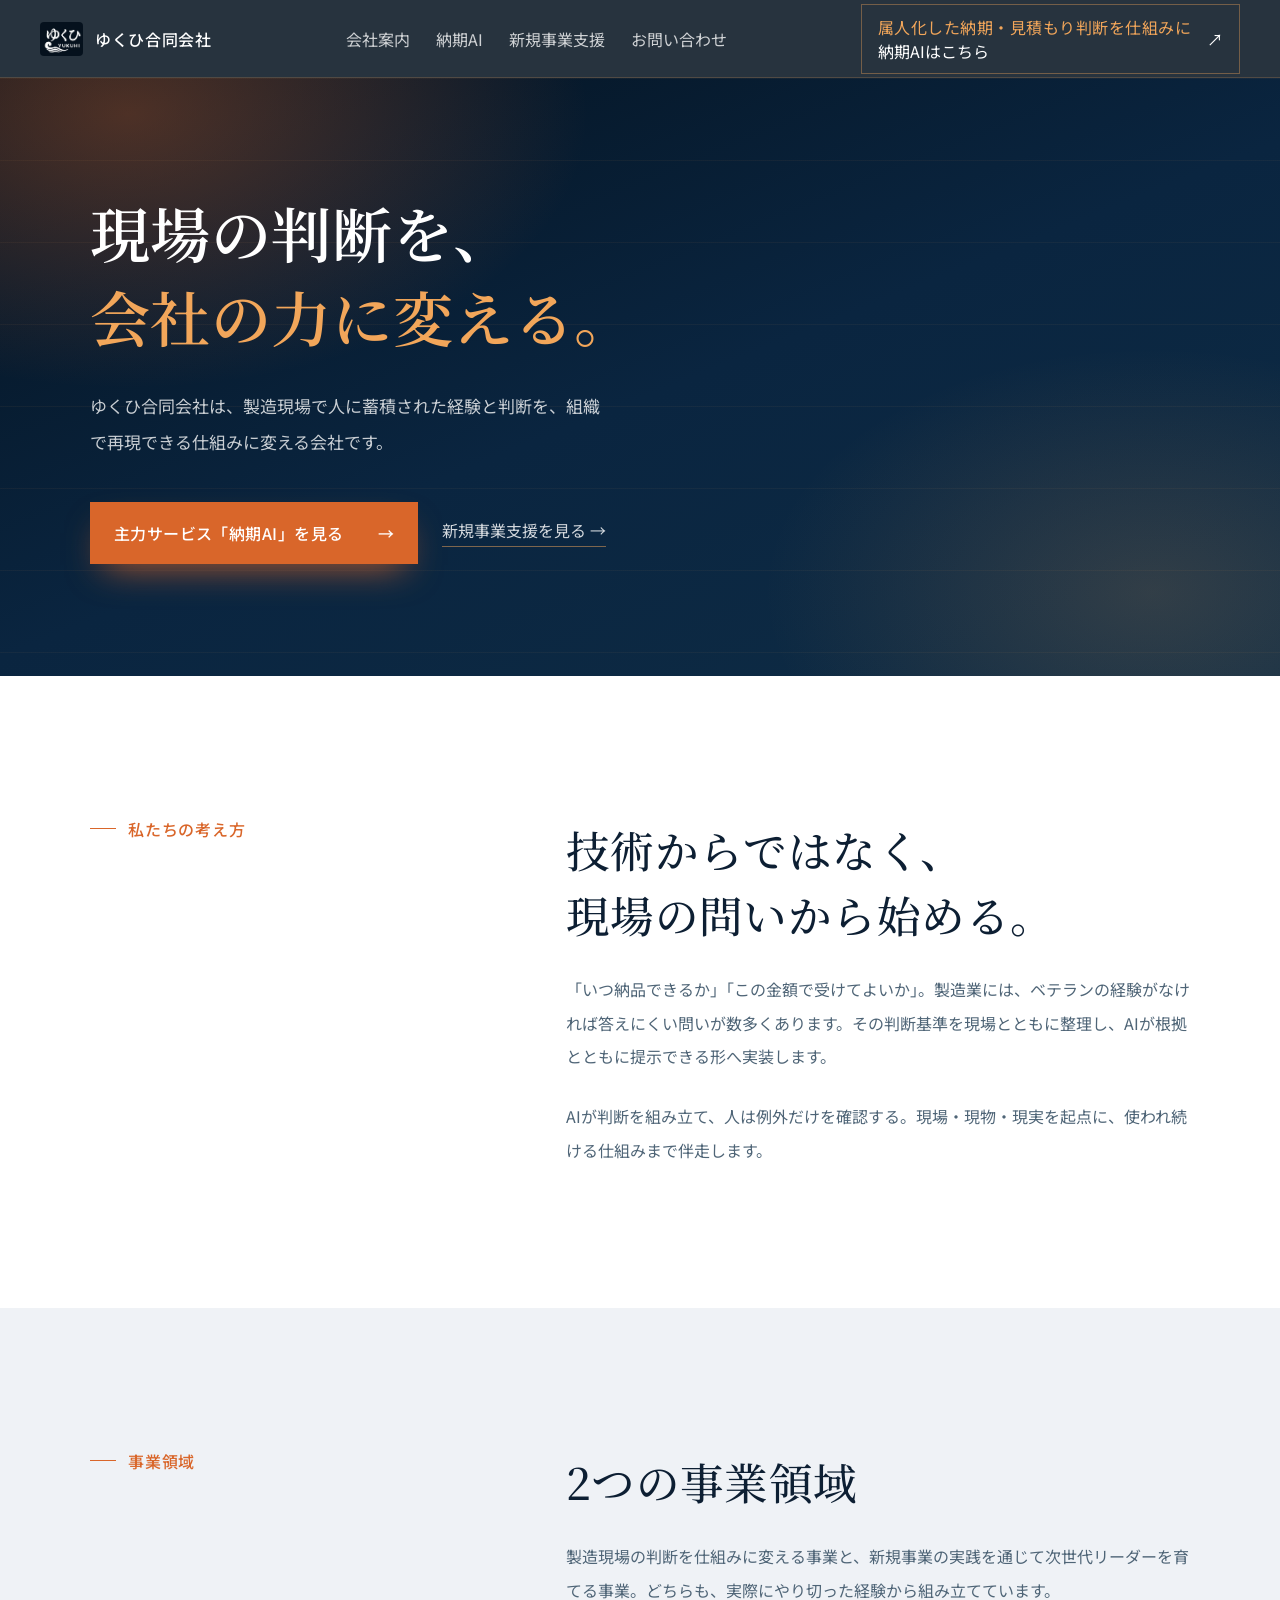
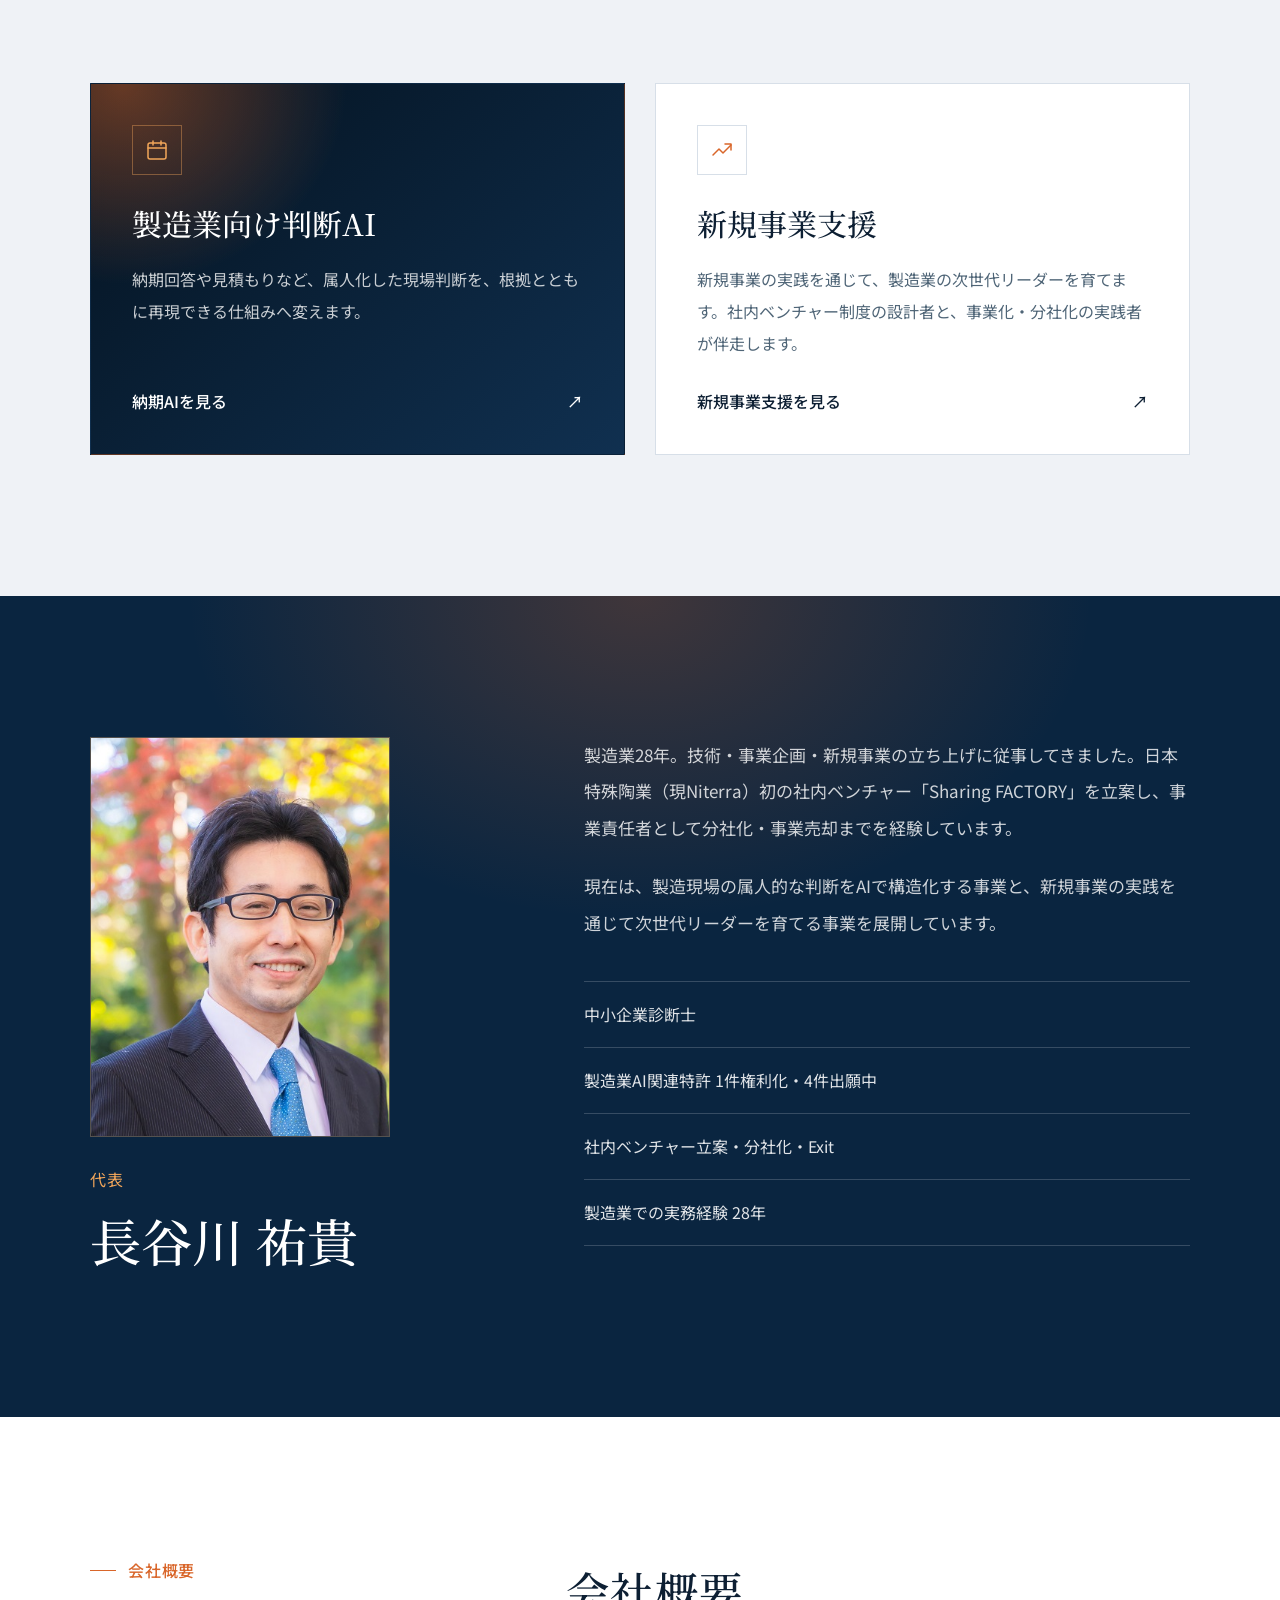
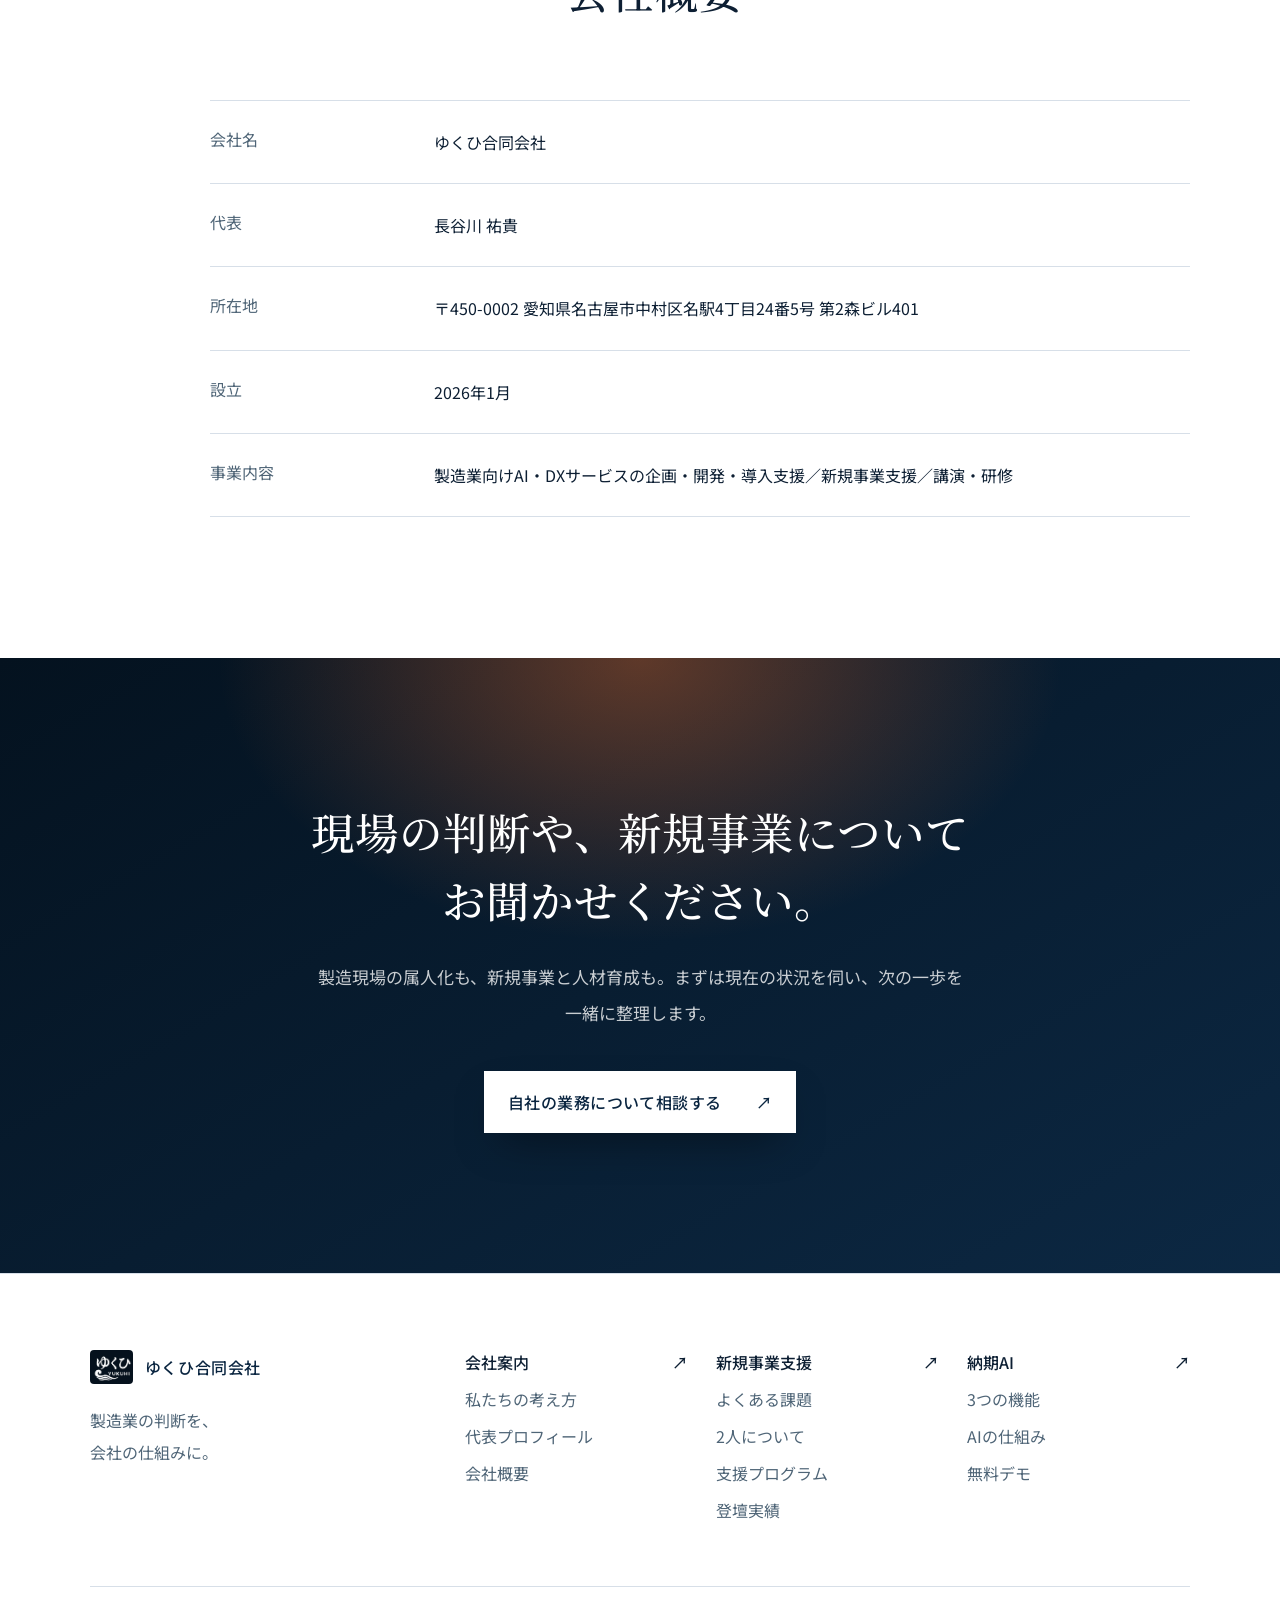
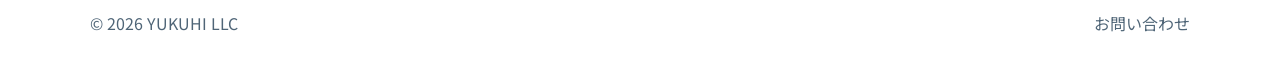
<file: index.html>
<!DOCTYPE html>
<html lang="ja">
<head>
  <meta charset="utf-8">
  <meta name="viewport" content="width=device-width, initial-scale=1">
  <meta name="description" content="ゆくひ合同会社は、製造現場の経験と判断を、組織で再現できる仕組みに変える会社です。製造業向け判断AI「納期AI」と新規事業支援を提供しています。">
  <title>ゆくひ合同会社 | 現場の判断を、会社の力に変える。</title>
  <link rel="canonical" href="https://yukuhi.jp/">
  <link rel="preconnect" href="https://fonts.googleapis.com">
  <link rel="preconnect" href="https://fonts.gstatic.com" crossorigin>
  <link href="https://fonts.googleapis.com/css2?family=Noto+Sans+JP:wght@400;500;700&family=Noto+Serif+JP:wght@400;500;600&display=swap" rel="stylesheet">
  <style>
:root {
  --abyss: #04121f;
  --navy: #0a2540;
  --amber: #d9662a;
  --amber-light: #f2a65a;
  --mist: #eff2f6;
  --ink: #0d1f33;
  --muted: #4f6577;
  --line: #d7dfe8;
  --white: #ffffff;
  --serif: "Noto Serif JP", "Yu Mincho", serif;
  --sans: "Noto Sans JP", -apple-system, "Segoe UI", sans-serif;
}

* { box-sizing: border-box; }
html { scroll-behavior: smooth; }
body {
  margin: 0; font-family: var(--sans); font-weight: 400; font-size: 16px;
  color: var(--ink); background: var(--white); -webkit-font-smoothing: antialiased;
}
a { color: inherit; text-decoration: none; }
h1, h2, h3 { font-family: var(--serif); font-weight: 500; margin: 0; }
p { margin: 0; }
dl, dd { margin: 0; }
img { max-width: 100%; }
:focus-visible { outline: 2px solid var(--amber-light); outline-offset: 3px; }

.y-wrap { padding: 0 clamp(22px, 7vw, 112px); }
.y-section { padding: clamp(84px, 11vw, 148px) 0; }

/* ── header ── */
.y-header {
  position: sticky; top: 0; z-index: 50;
  height: 78px; display: flex; align-items: center; justify-content: space-between;
  gap: 20px; padding: 0 clamp(16px, 3.4vw, 40px);
  background: rgba(4,18,31,.86); backdrop-filter: blur(14px);
  border-bottom: 1px solid rgba(242,166,90,.2); color: var(--white);
}
.y-logo { display: flex; align-items: center; gap: 12px; font-size: 16px; font-weight: 500; letter-spacing: .04em; }
.y-logo img { height: 34px; width: auto; display: block; border-radius: 4px; }
.y-nav { display: flex; gap: 26px; font-size: 16px; }
.y-nav a { position: relative; padding: 6px 0; color: rgba(255,255,255,.78); transition: color .25s; }
.y-nav a::after { content: ""; position: absolute; left: 0; bottom: 0; width: 0; height: 1px; background: var(--amber-light); transition: width .3s ease; }
.y-nav a:hover { color: var(--white); }
.y-nav a:hover::after { width: 100%; }
.y-header-cta {
  display: flex; align-items: center; gap: 16px; padding: 10px 16px;
  border: 1px solid rgba(242,166,90,.38); font-size: 16px; line-height: 1.5;
  transition: border-color .25s, background .25s;
}
.y-header-cta:hover { border-color: var(--amber-light); background: rgba(217,102,42,.16); }
.y-header-cta small { display: block; font-size: 16px; color: var(--amber-light); letter-spacing: .03em; }

/* ── hero ── */
.y-hero {
  position: relative; overflow: hidden; color: var(--white);
  background:
    radial-gradient(58% 74% at 10% 6%, rgba(217,102,42,.34), transparent 62%),
    radial-gradient(46% 62% at 90% 86%, rgba(242,166,90,.16), transparent 66%),
    linear-gradient(158deg, var(--abyss) 0%, #0a2540 52%, #0e2c45 100%);
}
.y-hero::before {
  content: ""; position: absolute; inset: 0; pointer-events: none;
  background-image: linear-gradient(rgba(242,166,90,.05) 1px, transparent 1px);
  background-size: 100% 82px;
}
.y-hero-inner {
  position: relative; display: grid; grid-template-columns: 1fr 1.05fr;
  gap: clamp(48px, 6vw, 92px); align-items: center;
  padding-top: clamp(76px, 9vw, 112px); padding-bottom: clamp(76px, 9vw, 112px);
}
.y-hero h1 { font-size: clamp(36px, 4.7vw,64px); line-height: 1.4; font-weight: 600; letter-spacing: .01em; }
.y-hero h1 em { font-style: normal; color: var(--amber-light); }
.y-hero-lead { margin-top: 30px; max-width: 30em; font-size: 17px; line-height: 2.1; color: rgba(255,255,255,.78); }
.y-hero-actions { margin-top: 42px; display: flex; align-items: center; gap: 24px; flex-wrap: wrap; }
.y-hero-sub { font-size: 16px; color: rgba(255,255,255,.82); border-bottom: 1px solid rgba(242,166,90,.5); padding-bottom: 4px; transition: color .25s; }
.y-hero-sub:hover { color: var(--white); }
.y-steps-inline { margin-top: 40px; display: flex; align-items: center; gap: 16px; flex-wrap: wrap; font-size: 16px; color: rgba(255,255,255,.62); }
.y-steps-inline i { font-style: normal; width: 26px; height: 1px; background: rgba(242,166,90,.6); }

.y-btn {
  display: inline-flex; align-items: center; justify-content: space-between; gap: 34px;
  min-width: 296px; padding: 19px 24px; background: var(--amber); color: var(--white);
  font-size: 16px; font-weight: 500; letter-spacing: .03em;
  box-shadow: 0 16px 36px -14px rgba(217,102,42,.85);
  transition: transform .25s cubic-bezier(.2,.7,.3,1), box-shadow .25s, background .25s;
}
.y-btn:hover { transform: translateY(-2px); background: #e5742f; box-shadow: 0 22px 44px -14px rgba(217,102,42,.95); }

/* ── hero mockup ── */
.y-screen { position: relative; }
.y-screen-card {
  background: var(--white); color: var(--ink);
  box-shadow: 0 40px 90px -34px rgba(0,0,0,.7); overflow: hidden;
}
.y-screen-top {
  display: flex; align-items: center; justify-content: space-between; gap: 16px;
  padding: 18px 24px; border-bottom: 1px solid var(--line);
}
.y-screen-brand { display: flex; align-items: center; gap: 12px; font-size: 16px; font-weight: 500; }
.y-screen-mark { width: 30px; height: 30px; display: grid; place-items: center; background: var(--navy); color: var(--white); font-size: 16px; }
.y-screen-state { padding: 6px 14px; font-size: 16px; color: #1f7a52; background: #e4f4ec; }
.y-screen-body { padding: 26px 24px 28px; }
.y-screen-case { font-size: 16px; color: var(--muted); }
.y-verdict { margin-top: 18px; display: flex; align-items: center; justify-content: space-between; gap: 20px; }
.y-verdict-label { font-size: 16px; color: var(--muted); }
.y-verdict h3 { margin-top: 8px; font-size: 25px; line-height: 1.5; }
.y-ring {
  flex: none; width: 96px; height: 96px; border-radius: 50%; display: grid; place-items: center; text-align: center;
  background: conic-gradient(var(--amber) 0 72%, #e7edf3 72% 100%);
}
.y-ring span { width: 76px; height: 76px; border-radius: 50%; background: var(--white); display: grid; place-items: center; align-content: center; gap: 2px; }
.y-ring b { font-family: var(--serif); font-size: 24px; color: var(--navy); }
.y-ring small { font-size: 16px; color: var(--muted); }
.y-dates { margin-top: 24px; display: grid; grid-template-columns: repeat(3, 1fr); border: 1px solid var(--line); }
.y-dates div { padding: 16px 14px; border-right: 1px solid var(--line); }
.y-dates div:last-child { border-right: 0; }
.y-dates dt { font-size: 16px; color: var(--muted); }
.y-dates dd { margin-top: 7px; font-size: 20px; font-weight: 500; color: var(--navy); }
.y-dates .is-key dd { color: var(--amber); }
.y-reasons { margin-top: 24px; }
.y-reasons-head { display: flex; align-items: center; justify-content: space-between; font-size: 16px; color: var(--muted); }
.y-reasons ul { margin: 12px 0 0; padding: 0; list-style: none; }
.y-reasons li { position: relative; padding: 12px 0 12px 24px; font-size: 16px; line-height: 1.7; border-bottom: 1px solid #eef1f5; }
.y-reasons li:last-child { border-bottom: 0; }
.y-reasons li::before { content: ""; position: absolute; left: 4px; top: 20px; width: 7px; height: 7px; border-radius: 50%; background: var(--amber); }
.y-screen-badge {
  position: absolute; right: -14px; bottom: 54px; display: flex; align-items: center; gap: 14px;
  padding: 16px 20px; background: var(--white); box-shadow: 0 24px 50px -22px rgba(0,0,0,.55);
}
.y-screen-badge svg { color: #1f7a52; flex: none; }
.y-screen-badge small { display: block; font-size: 16px; color: var(--muted); }
.y-screen-badge b { display: block; margin-top: 4px; font-size: 16px; font-weight: 500; }

/* ── section heads ── */
.y-head { display: grid; grid-template-columns: .78fr 1.22fr; gap: clamp(32px, 6vw, 96px); align-items: start; }
.y-kicker { display: flex; align-items: center; gap: 12px; font-size: 16px; font-weight: 500; letter-spacing: .06em; color: var(--amber); }
.y-kicker::before { content: ""; width: 26px; height: 1px; background: currentColor; }
.y-h2 { font-size: clamp(29px, 3.4vw,48px); line-height: 1.5; letter-spacing: .01em; }
.y-note { margin-top: 26px; font-size: 16px; line-height: 2.1; color: var(--muted); max-width: 42em; }
.y-dark .y-kicker { color: var(--amber-light); }
.y-dark .y-note { color: rgba(255,255,255,.74); }

/* ── products ── */
.y-product-grid { margin-top: clamp(48px, 6vw, 76px); display: grid; grid-template-columns: 1fr 1fr; gap: clamp(20px, 2.4vw, 30px); }
.y-product {
  display: flex; flex-direction: column; padding: clamp(30px, 3.2vw, 46px);
  border: 1px solid var(--line); background: var(--white);
  transition: border-color .3s, box-shadow .3s, transform .3s cubic-bezier(.2,.7,.3,1);
}
.y-product:hover { border-color: var(--amber); box-shadow: 0 24px 54px -32px rgba(10,37,64,.5); transform: translateY(-4px); }
.y-product.is-lead {
  color: var(--white); border-color: transparent;
  background: radial-gradient(70% 90% at 6% 0%, rgba(217,102,42,.5), transparent 60%), linear-gradient(140deg, var(--abyss), #103050);
}
.y-product-tag { align-self: flex-start; padding: 7px 14px; font-size: 16px; color: #1f7a52; background: #e4f4ec; }
.y-product.is-lead .y-product-tag { color: var(--amber-light); background: rgba(242,166,90,.14); }
.y-product-icon { margin-top: 28px; width: 50px; height: 50px; display: grid; place-items: center; border: 1px solid var(--line); color: var(--amber); }
.y-product.is-lead .y-product-icon { border-color: rgba(242,166,90,.4); color: var(--amber-light); }
.y-product-q { margin-top: 26px; font-size: 16px; color: var(--muted); }
.y-product.is-lead .y-product-q { color: rgba(255,255,255,.66); }
.y-product h3 { margin-top: 10px; font-size: clamp(24px, 2.4vw,30px); }
.y-product > p { margin-top: 18px; font-size: 16px; line-height: 2; color: var(--muted); }
.y-product.is-lead > p { color: rgba(255,255,255,.78); }
.y-product-links { margin-top: auto; padding-top: 30px; display: grid; gap: 14px; }
.y-product-link {
  display: flex; align-items: center; justify-content: space-between; gap: 20px;
  padding-top: 16px; border-top: 1px solid var(--line); font-size: 16px; font-weight: 500;
  transition: color .25s;
}
.y-product.is-lead .y-product-link { border-color: rgba(255,255,255,.18); }
.y-product-link:hover { color: var(--amber); }
.y-product.is-lead .y-product-link:hover { color: var(--amber-light); }
.y-product-link.is-sub { font-weight: 400; color: var(--muted); }
.y-product.is-lead .y-product-link.is-sub { color: rgba(255,255,255,.6); }

.y-next {
  margin-top: clamp(22px, 2.4vw, 30px); padding: clamp(24px, 2.6vw, 34px);
  border: 1px solid var(--line); background: var(--mist);
  display: grid; grid-template-columns: .8fr 2.2fr; gap: clamp(20px, 4vw, 56px); align-items: center;
}
.y-next h3 { font-size: 20px; line-height: 1.6; }
.y-next p { font-size: 16px; line-height: 2; color: var(--muted); }

/* ── outcomes ── */
.y-outcomes { background: var(--mist); }
.y-outcome-grid { margin-top: clamp(48px, 6vw, 76px); display: grid; grid-template-columns: repeat(3, 1fr); gap: 1px; background: var(--line); border: 1px solid var(--line); }
.y-outcome { padding: clamp(28px, 3vw, 42px); background: var(--white); transition: background .3s, transform .3s cubic-bezier(.2,.7,.3,1); }
.y-outcome:hover { background: #fbf8f5; transform: translateY(-3px); }
.y-outcome.is-key { background: var(--navy); color: var(--white); }
.y-outcome.is-key:hover { background: #0d2c4b; }
.y-outcome-chip { display: inline-block; padding: 7px 13px; font-size: 16px; color: var(--muted); background: var(--mist); }
.y-outcome.is-key .y-outcome-chip { color: var(--amber-light); background: rgba(242,166,90,.14); }
.y-outcome h3 { margin-top: 20px; font-size: 24px; }
.y-outcome p { margin-top: 16px; font-size: 16px; line-height: 2; color: var(--muted); }
.y-outcome.is-key p { color: rgba(255,255,255,.76); }
.y-shift {
  margin-top: clamp(22px, 2.4vw, 30px); padding: 24px clamp(20px, 3vw, 36px);
  border: 1px solid var(--line); background: var(--white);
  display: flex; align-items: center; justify-content: center; gap: 20px; flex-wrap: wrap;
  font-size: 16px; line-height: 1.8;
}
.y-shift dt { color: var(--muted); }
.y-shift dd { font-weight: 500; }
.y-shift div { display: flex; align-items: center; gap: 12px; }
.y-shift i { font-style: normal; font-size: 20px; color: var(--amber); }

/* ── how ── */
.y-dark { position: relative; overflow: hidden; color: var(--white); background: var(--navy); }
.y-dark::before { content: ""; position: absolute; inset: 0; pointer-events: none; background: radial-gradient(52% 58% at 50% 0%, rgba(217,102,42,.26), transparent 68%); }
.y-dark > * { position: relative; }
.y-steps { margin-top: clamp(48px, 6vw, 76px); display: grid; grid-template-columns: 1fr auto 1fr auto 1fr; gap: clamp(18px, 2.4vw, 32px); align-items: stretch; }
.y-step { padding: clamp(26px, 2.8vw, 36px); border: 1px solid rgba(242,166,90,.22); background: rgba(255,255,255,.04); backdrop-filter: blur(6px); transition: border-color .3s, background .3s, transform .3s cubic-bezier(.2,.7,.3,1); }
.y-step:hover { border-color: rgba(242,166,90,.5); background: rgba(255,255,255,.07); transform: translateY(-4px); }
.y-step h3 { font-size: 22px; line-height: 1.55; }
.y-step p { margin-top: 16px; font-size: 16px; line-height: 2; color: rgba(255,255,255,.72); }
.y-step-arrow { display: grid; place-items: center; font-size: 20px; color: rgba(242,166,90,.7); }

/* ── credentials ── */
.y-numbers { margin-top: clamp(48px, 6vw, 76px); display: grid; grid-template-columns: repeat(4, 1fr); gap: 1px; background: var(--line); border: 1px solid var(--line); }
.y-numbers div { padding: clamp(30px, 3vw, 42px); background: var(--white); }
.y-numbers b { display: block; font-family: var(--serif); font-size: clamp(34px, 3.6vw,52px); font-weight: 500; color: var(--amber); line-height: 1.2; }
.y-numbers b small { font-size: 18px; margin-left: 6px; }
.y-numbers span { display: block; margin-top: 14px; font-size: 16px; line-height: 1.8; color: var(--muted); }

/* ── cross banner ── */
.y-cross {
  margin-top: clamp(48px, 5vw, 72px); padding: clamp(28px, 3vw, 40px);
  border: 1px solid var(--line); background: var(--mist);
  display: flex; align-items: center; justify-content: space-between; gap: 24px; flex-wrap: wrap;
}
.y-cross h3 { font-size: 20px; line-height: 1.6; }
.y-cross p { margin-top: 12px; font-size: 16px; line-height: 1.9; color: var(--muted); max-width: 44em; }
.y-cross a { display: inline-flex; align-items: center; gap: 14px; padding: 15px 22px; font-size: 16px; font-weight: 500; color: var(--white); background: var(--navy); transition: background .25s, transform .25s; }
.y-cross a:hover { background: #123253; transform: translateY(-2px); }

/* ── cta ── */
.y-cta {
  position: relative; overflow: hidden; text-align: center; color: var(--white);
  padding: clamp(88px, 11vw, 140px) clamp(22px, 7vw, 112px);
  background: radial-gradient(50% 70% at 50% 0%, rgba(217,102,42,.42), transparent 66%), linear-gradient(150deg, var(--abyss), #0c2843);
}
.y-cta h2 { font-size: clamp(28px, 3.4vw,46px); line-height: 1.55; }
.y-cta p { margin: 26px auto 40px; max-width: 38em; font-size: 17px; line-height: 2.1; color: rgba(255,255,255,.78); }
.y-cta .y-btn { margin: 0 auto; background: var(--white); color: var(--navy); box-shadow: 0 18px 44px -18px rgba(0,0,0,.6); }
.y-cta .y-btn:hover { background: #fdf0e6; }

/* ── footer ── */
.y-footer { padding: clamp(56px, 6vw, 84px) clamp(22px, 7vw, 112px) 40px; background: var(--white); border-top: 1px solid var(--line); }
.y-footer-main { display: grid; grid-template-columns: .9fr 2.1fr; gap: clamp(36px, 5vw, 80px); }
.y-footer-brand .y-logo { color: var(--navy); }
.y-footer-brand p { margin-top: 20px; font-size: 16px; line-height: 2; color: var(--muted); }
.y-footer-nav { display: grid; grid-template-columns: repeat(3, 1fr); gap: 28px; }
.y-footer-nav div { display: flex; flex-direction: column; gap: 13px; font-size: 16px; color: var(--muted); }
.y-footer-heading { font-weight: 500; color: var(--ink); display: flex; justify-content: space-between; }
.y-footer-nav a:hover { color: var(--amber); }
.y-footer-bottom { margin-top: clamp(40px, 5vw, 64px); padding-top: 24px; border-top: 1px solid var(--line); display: flex; align-items: center; justify-content: space-between; gap: 20px; font-size: 16px; color: var(--muted); }
.y-footer-bottom a:hover { color: var(--amber); }

/* ── responsive ── */
@media (max-width: 1240px) { .y-nav { gap: 18px; } }
@media (max-width: 1120px) {
  .y-hero-inner { grid-template-columns: 1fr; gap: 58px; }
  .y-head { grid-template-columns: 1fr; gap: 26px; }
  .y-steps { grid-template-columns: 1fr; }
  .y-step-arrow { transform: rotate(90deg); }
  .y-numbers { grid-template-columns: repeat(2, 1fr); }
  .y-screen-badge { position: static; margin-top: 18px; }
}
@media (max-width: 980px) {
  .y-nav { display: none; }
  .y-header-cta { max-width: 48vw; }
  .y-product-grid { grid-template-columns: 1fr; }
  .y-outcome-grid { grid-template-columns: 1fr; }
  .y-next, .y-cross { grid-template-columns: 1fr; display: grid; }
  .y-footer-main { grid-template-columns: 1fr; }
  .y-footer-nav { grid-template-columns: 1fr; gap: 24px; }
}
@media (max-width: 620px) {
  .y-header { height: 68px; }
  .y-logo span { display: none; }
  .y-header-cta { gap: 10px; padding: 8px 12px; }
  .y-header-cta small { display: none; }
  .y-btn { min-width: 100%; gap: 18px; }
  .y-numbers { grid-template-columns: 1fr; }
  .y-dates { grid-template-columns: 1fr; }
  .y-dates div { border-right: 0; border-bottom: 1px solid var(--line); }
  .y-dates div:last-child { border-bottom: 0; }
  .y-verdict { flex-direction: column; align-items: flex-start; }
  .y-footer-bottom { flex-direction: column; align-items: flex-start; }
}
@media (prefers-reduced-motion: reduce) { * { animation: none !important; transition: none !important; scroll-behavior: auto !important; } }
  
/* ── company additions ── */
.y-biz-grid { margin-top: clamp(48px, 6vw, 76px); display: grid; grid-template-columns: 1fr 1fr; gap: clamp(20px, 2.4vw, 30px); }
.y-biz { display: flex; flex-direction: column; padding: clamp(30px, 3.2vw, 46px); border: 1px solid var(--line); background: var(--white); transition: border-color .3s, box-shadow .3s, transform .3s cubic-bezier(.2,.7,.3,1); }
.y-biz:hover { border-color: var(--amber); box-shadow: 0 24px 54px -32px rgba(10,37,64,.5); transform: translateY(-4px); }
.y-biz.is-alt { color: var(--white); border-color: transparent; background: radial-gradient(70% 90% at 6% 0%, rgba(217,102,42,.46), transparent 60%), linear-gradient(140deg, var(--abyss), #103050); }
.y-biz-icon { width: 50px; height: 50px; display: grid; place-items: center; border: 1px solid var(--line); color: var(--amber); }
.y-biz.is-alt .y-biz-icon { border-color: rgba(242,166,90,.4); color: var(--amber-light); }
.y-biz h3 { margin-top: 26px; font-size: clamp(24px, 2.4vw,30px); }
.y-biz > p { margin-top: 18px; font-size: 16px; line-height: 2; color: var(--muted); }
.y-biz.is-alt > p { color: rgba(255,255,255,.78); }
.y-biz a { margin-top: auto; padding-top: 30px; display: flex; align-items: center; justify-content: space-between; gap: 20px; font-size: 16px; font-weight: 500; transition: color .25s; }
.y-biz a span.rule { display: none; }
.y-biz a { border-top: 0; }
.y-biz-link { margin-top: auto; padding-top: 16px; border-top: 1px solid var(--line); }
.y-biz.is-alt .y-biz-link { border-color: rgba(255,255,255,.18); }
.y-biz-link:hover { color: var(--amber); }
.y-biz.is-alt .y-biz-link:hover { color: var(--amber-light); }

.y-profile { display: grid; grid-template-columns: .8fr 1.2fr; gap: clamp(40px, 7vw, 110px); align-items: start; }
.y-photo { width: 100%; max-width: 300px; aspect-ratio: 3/4; overflow: hidden; background: rgba(255,255,255,.06); border: 1px solid rgba(242,166,90,.28); }
.y-photo img { width: 100%; height: 100%; object-fit: cover; display: block; }
.y-profile-role { margin-top: 30px; font-size: 16px; letter-spacing: .06em; color: var(--amber-light); }
.y-profile h2 { margin-top: 12px; font-size: clamp(34px, 4vw,56px); }
.y-profile-body p { font-size: 17px; line-height: 2.15; color: rgba(255,255,255,.8); }
.y-profile-body p + p { margin-top: 22px; }
.y-creds { margin: 40px 0 0; padding: 0; list-style: none; border-top: 1px solid rgba(255,255,255,.18); }
.y-creds li { padding: 18px 0; border-bottom: 1px solid rgba(255,255,255,.18); font-size: 16px; line-height: 1.8; color: rgba(255,255,255,.88); }

.y-outline { max-width: 980px; margin: clamp(48px, 6vw, 76px) 0 0 auto; border-top: 1px solid var(--line); }
.y-outline > div { display: grid; grid-template-columns: 200px 1fr; gap: 24px; padding: 26px 0; border-bottom: 1px solid var(--line); }
.y-outline dt { font-size: 16px; color: var(--muted); }
.y-outline dd { font-size: 16px; line-height: 1.9; color: var(--ink); }

@media (max-width: 1120px) { .y-profile { grid-template-columns: 1fr; gap: 44px; } }
@media (max-width: 980px) { .y-biz-grid { grid-template-columns: 1fr; } .y-outline { margin-left: 0; } }
@media (max-width: 620px) { .y-outline > div { grid-template-columns: 1fr; gap: 8px; } }
  
body small { font-size: 16px; }
</style>
</head>
<body>

<header class="y-header">
  <a class="y-logo" href="/" aria-label="ゆくひ合同会社 トップ">
    <img src="logo.jpg" alt=""><span>ゆくひ合同会社</span>
  </a>
  <nav class="y-nav" aria-label="メインナビゲーション">
    <a href="/" aria-current="page">会社案内</a>
    <a href="nouki-ai.html">納期AI</a>
    <a href="new-business.html">新規事業支援</a>
    <a href="https://docs.google.com/forms/d/e/1FAIpQLScLbG5qD7wTBJntIeyR8NH2iJitugVgDQIYSMOuSAIQ6_lTxw/viewform" target="_blank" rel="noreferrer">お問い合わせ</a>
  </nav>
  <a class="y-header-cta" href="nouki-ai.html">
    <span><small>属人化した納期・見積もり判断を仕組みに</small>納期AIはこちら</span>
    <span aria-hidden="true">↗</span>
  </a>
</header>

<main>

  <section class="y-hero" aria-labelledby="hero-title">
    <div class="y-wrap y-hero-inner" style="grid-template-columns:1fr">
      <div>
        <h1 id="hero-title">現場の判断を、<br><em>会社の力に変える。</em></h1>
        <p class="y-hero-lead">ゆくひ合同会社は、製造現場で人に蓄積された経験と判断を、組織で再現できる仕組みに変える会社です。</p>
        <div class="y-hero-actions">
          <a class="y-btn" href="nouki-ai.html">主力サービス「納期AI」を見る <span aria-hidden="true">→</span></a>
          <a class="y-hero-sub" href="new-business.html">新規事業支援を見る <span aria-hidden="true">→</span></a>
        </div>
      </div>
    </div>
  </section>

  <section class="y-section" id="message" aria-labelledby="message-title">
    <div class="y-wrap">
      <div class="y-head">
        <p class="y-kicker">私たちの考え方</p>
        <div>
          <h2 class="y-h2" id="message-title">技術からではなく、<br>現場の問いから始める。</h2>
          <p class="y-note">「いつ納品できるか」「この金額で受けてよいか」。製造業には、ベテランの経験がなければ答えにくい問いが数多くあります。その判断基準を現場とともに整理し、AIが根拠とともに提示できる形へ実装します。</p>
          <p class="y-note">AIが判断を組み立て、人は例外だけを確認する。現場・現物・現実を起点に、使われ続ける仕組みまで伴走します。</p>
        </div>
      </div>
    </div>
  </section>

  <section class="y-section y-outcomes" id="business" aria-labelledby="business-title">
    <div class="y-wrap">
      <div class="y-head">
        <p class="y-kicker">事業領域</p>
        <div>
          <h2 class="y-h2" id="business-title">2つの事業領域</h2>
          <p class="y-note">製造現場の判断を仕組みに変える事業と、新規事業の実践を通じて次世代リーダーを育てる事業。どちらも、実際にやり切った経験から組み立てています。</p>
        </div>
      </div>
      <div class="y-biz-grid">
        <article class="y-biz is-alt">
          <div class="y-biz-icon" aria-hidden="true"><svg width="24" height="24" viewBox="0 0 24 24" fill="none" stroke="currentColor" stroke-width="1.5" stroke-linecap="round" stroke-linejoin="round"><rect x="3" y="5" width="18" height="16" rx="2"/><line x1="3" y1="10" x2="21" y2="10"/><line x1="8" y1="3" x2="8" y2="7"/><line x1="16" y1="3" x2="16" y2="7"/></svg></div>
          <h3>製造業向け判断AI</h3>
          <p>納期回答や見積もりなど、属人化した現場判断を、根拠とともに再現できる仕組みへ変えます。</p>
          <a class="y-biz-link" href="nouki-ai.html">納期AIを見る <span aria-hidden="true">↗</span></a>
        </article>
        <article class="y-biz">
          <div class="y-biz-icon" aria-hidden="true"><svg width="24" height="24" viewBox="0 0 24 24" fill="none" stroke="currentColor" stroke-width="1.5" stroke-linecap="round" stroke-linejoin="round"><path d="M3 17l6-6 4 4 8-8"/><path d="M15 6h6v6"/></svg></div>
          <h3>新規事業支援</h3>
          <p>新規事業の実践を通じて、製造業の次世代リーダーを育てます。社内ベンチャー制度の設計者と、事業化・分社化の実践者が伴走します。</p>
          <a class="y-biz-link" href="new-business.html">新規事業支援を見る <span aria-hidden="true">↗</span></a>
        </article>
      </div>
    </div>
  </section>

  <section class="y-section y-dark" id="profile" aria-labelledby="profile-title">
    <div class="y-wrap y-profile">
      <div>
        <div class="y-photo"><img src="profile.jpg" alt="長谷川 祐貴"></div>
        <p class="y-profile-role">代表</p>
        <h2 id="profile-title">長谷川 祐貴</h2>
      </div>
      <div class="y-profile-body">
        <p>製造業28年。技術・事業企画・新規事業の立ち上げに従事してきました。日本特殊陶業（現Niterra）初の社内ベンチャー「Sharing FACTORY」を立案し、事業責任者として分社化・事業売却までを経験しています。</p>
        <p>現在は、製造現場の属人的な判断をAIで構造化する事業と、新規事業の実践を通じて次世代リーダーを育てる事業を展開しています。</p>
        <ul class="y-creds">
          <li>中小企業診断士</li>
          <li>製造業AI関連特許 1件権利化・4件出願中</li>
          <li>社内ベンチャー立案・分社化・Exit</li>
          <li>製造業での実務経験 28年</li>
        </ul>
      </div>
    </div>
  </section>

  <section class="y-section" id="outline" aria-labelledby="outline-title">
    <div class="y-wrap">
      <div class="y-head">
        <p class="y-kicker">会社概要</p>
        <div><h2 class="y-h2" id="outline-title">会社概要</h2></div>
      </div>
      <dl class="y-outline">
        <div><dt>会社名</dt><dd>ゆくひ合同会社</dd></div>
        <div><dt>代表</dt><dd>長谷川 祐貴</dd></div>
        <div><dt>所在地</dt><dd>〒450-0002 愛知県名古屋市中村区名駅4丁目24番5号 第2森ビル401</dd></div>
        <div><dt>設立</dt><dd>2026年1月</dd></div>
        <div><dt>事業内容</dt><dd>製造業向けAI・DXサービスの企画・開発・導入支援／新規事業支援／講演・研修</dd></div>
      </dl>
    </div>
  </section>

  <section class="y-cta" id="contact" aria-labelledby="cta-title">
    <h2 id="cta-title">現場の判断や、新規事業について<br>お聞かせください。</h2>
    <p>製造現場の属人化も、新規事業と人材育成も。まずは現在の状況を伺い、次の一歩を一緒に整理します。</p>
    <a class="y-btn" href="https://docs.google.com/forms/d/e/1FAIpQLScLbG5qD7wTBJntIeyR8NH2iJitugVgDQIYSMOuSAIQ6_lTxw/viewform" target="_blank" rel="noreferrer">
      自社の業務について相談する <span aria-hidden="true">↗</span>
    </a>
  </section>

</main>

<footer class="y-footer">
  <div class="y-footer-main">
    <div class="y-footer-brand">
      <div class="y-logo"><img src="logo.jpg" alt=""><span>ゆくひ合同会社</span></div>
      <p>製造業の判断を、<br>会社の仕組みに。</p>
    </div>
    <nav class="y-footer-nav" aria-label="フッターナビゲーション">
      <div>
        <a class="y-footer-heading" href="/">会社案内 <span aria-hidden="true">↗</span></a>
        <a href="#message">私たちの考え方</a>
        <a href="#profile">代表プロフィール</a>
        <a href="#outline">会社概要</a>
      </div>
      <div>
        <a class="y-footer-heading" href="new-business.html">新規事業支援 <span aria-hidden="true">↗</span></a>
        <a href="new-business.html#problem">よくある課題</a>
        <a href="new-business.html#partnership">2人について</a>
        <a href="new-business.html#programs">支援プログラム</a>
        <a href="new-business.html#talks">登壇実績</a>
      </div>
      <div>
        <a class="y-footer-heading" href="nouki-ai.html">納期AI <span aria-hidden="true">↗</span></a>
        <a href="nouki-ai.html#features">3つの機能</a>
        <a href="nouki-ai.html#how">AIの仕組み</a>
        <a href="nouki-ai.html#contact">無料デモ</a>
      </div>
    </nav>
  </div>
  <div class="y-footer-bottom">
    <small>© 2026 YUKUHI LLC</small>
    <a href="https://docs.google.com/forms/d/e/1FAIpQLScLbG5qD7wTBJntIeyR8NH2iJitugVgDQIYSMOuSAIQ6_lTxw/viewform" target="_blank" rel="noreferrer">お問い合わせ</a>
  </div>
</footer>

</body>
</html>
</file>
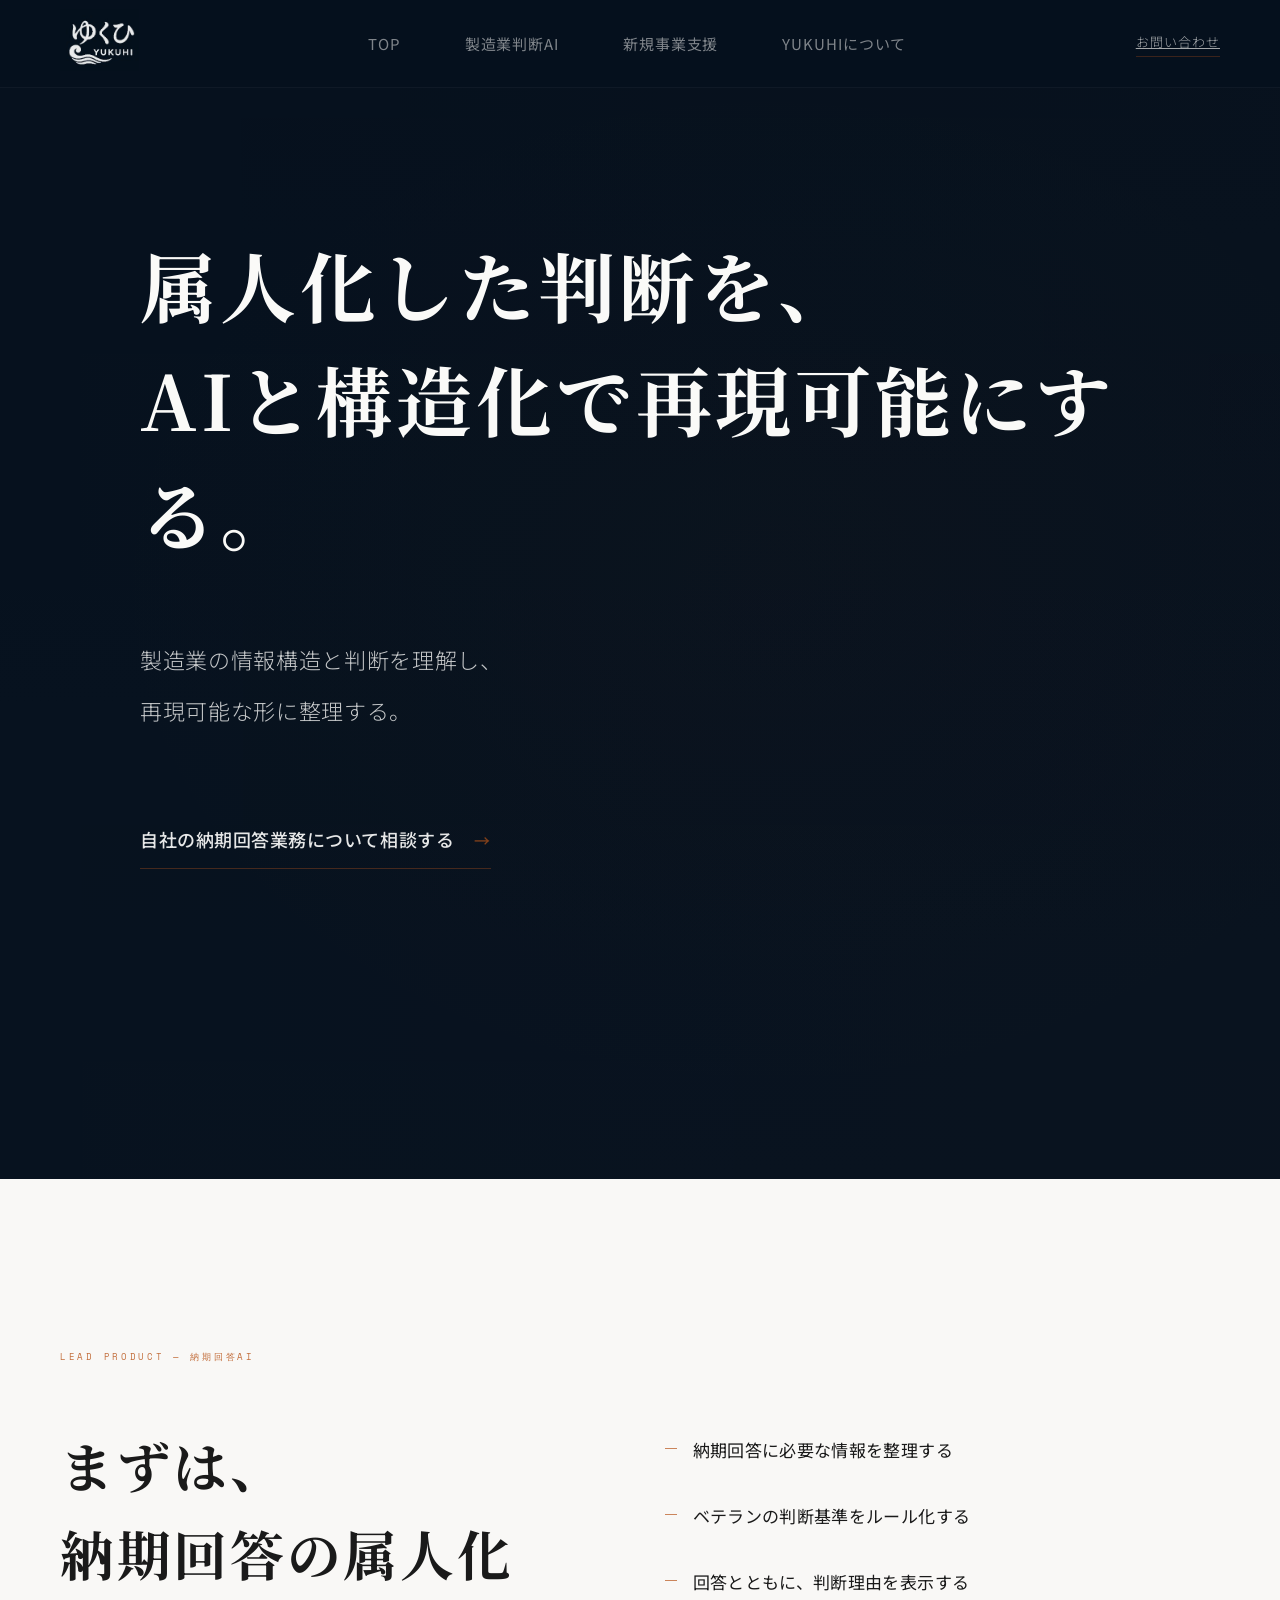
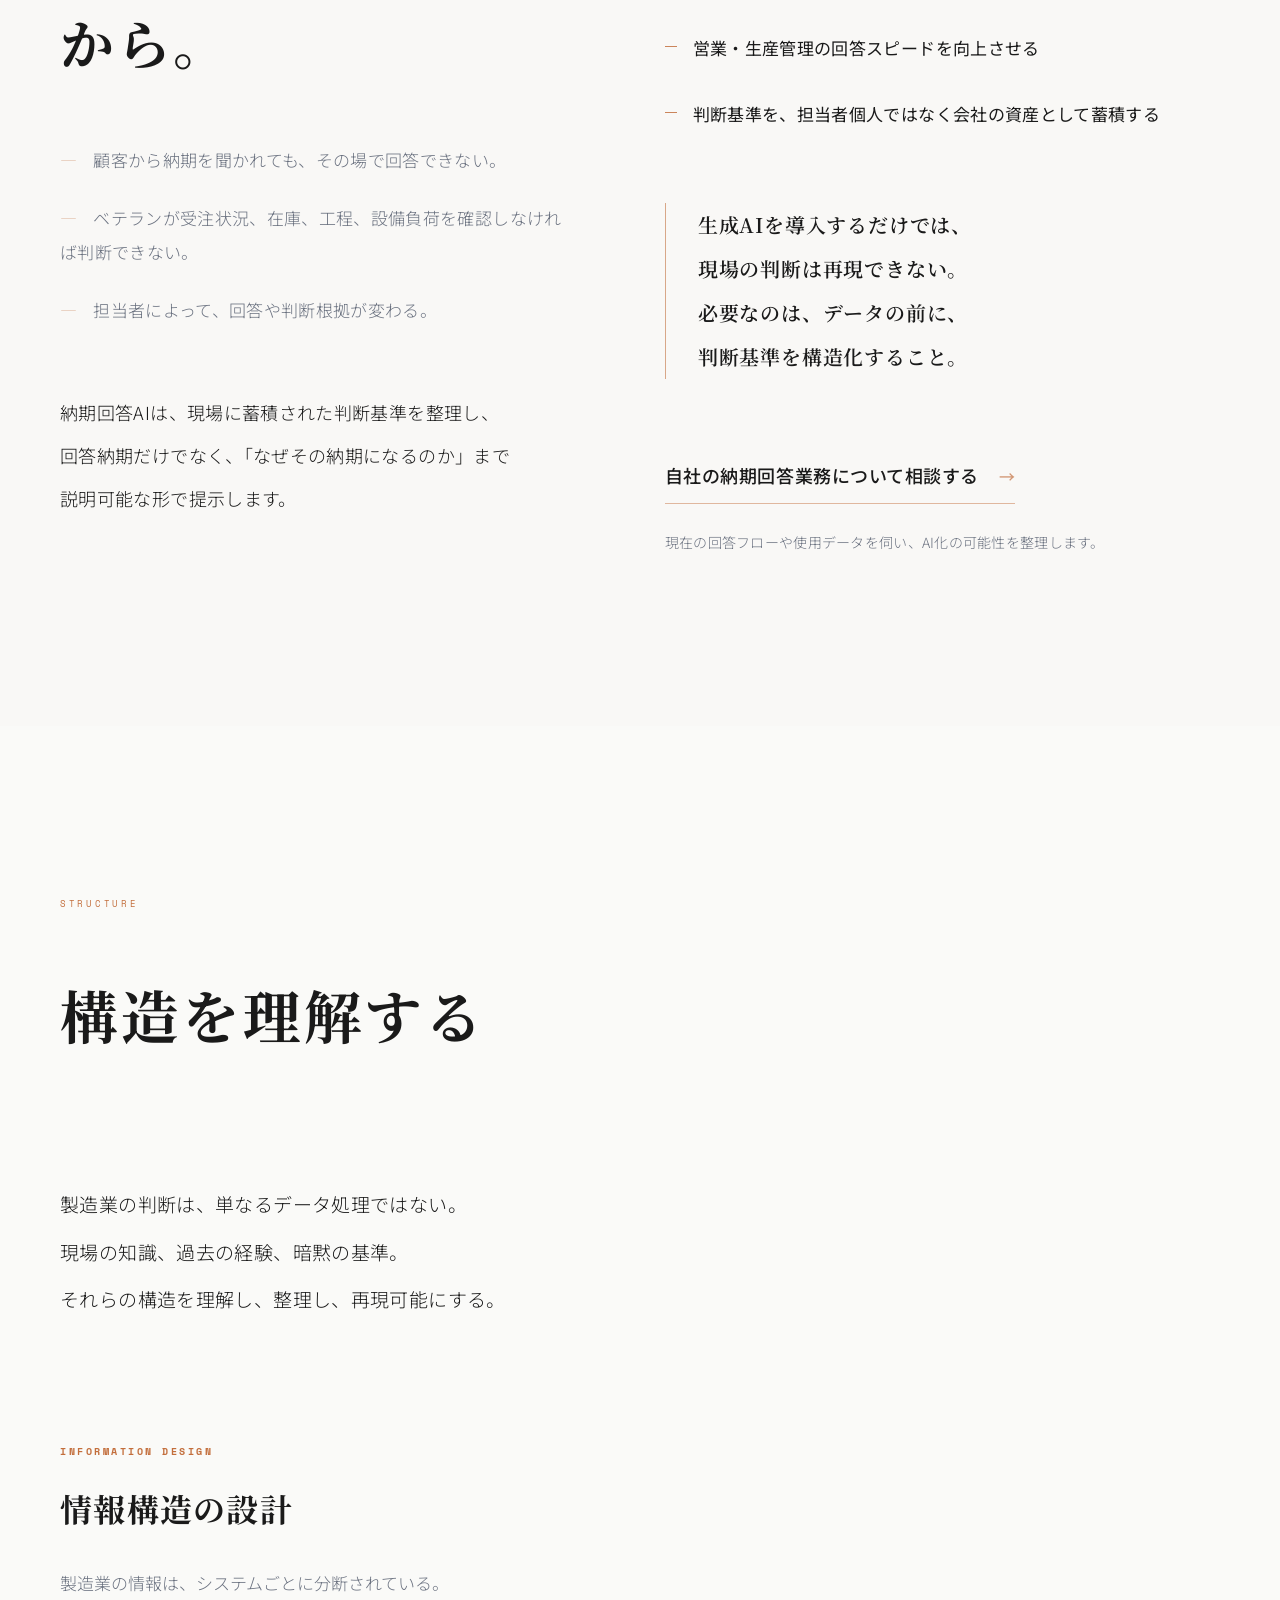
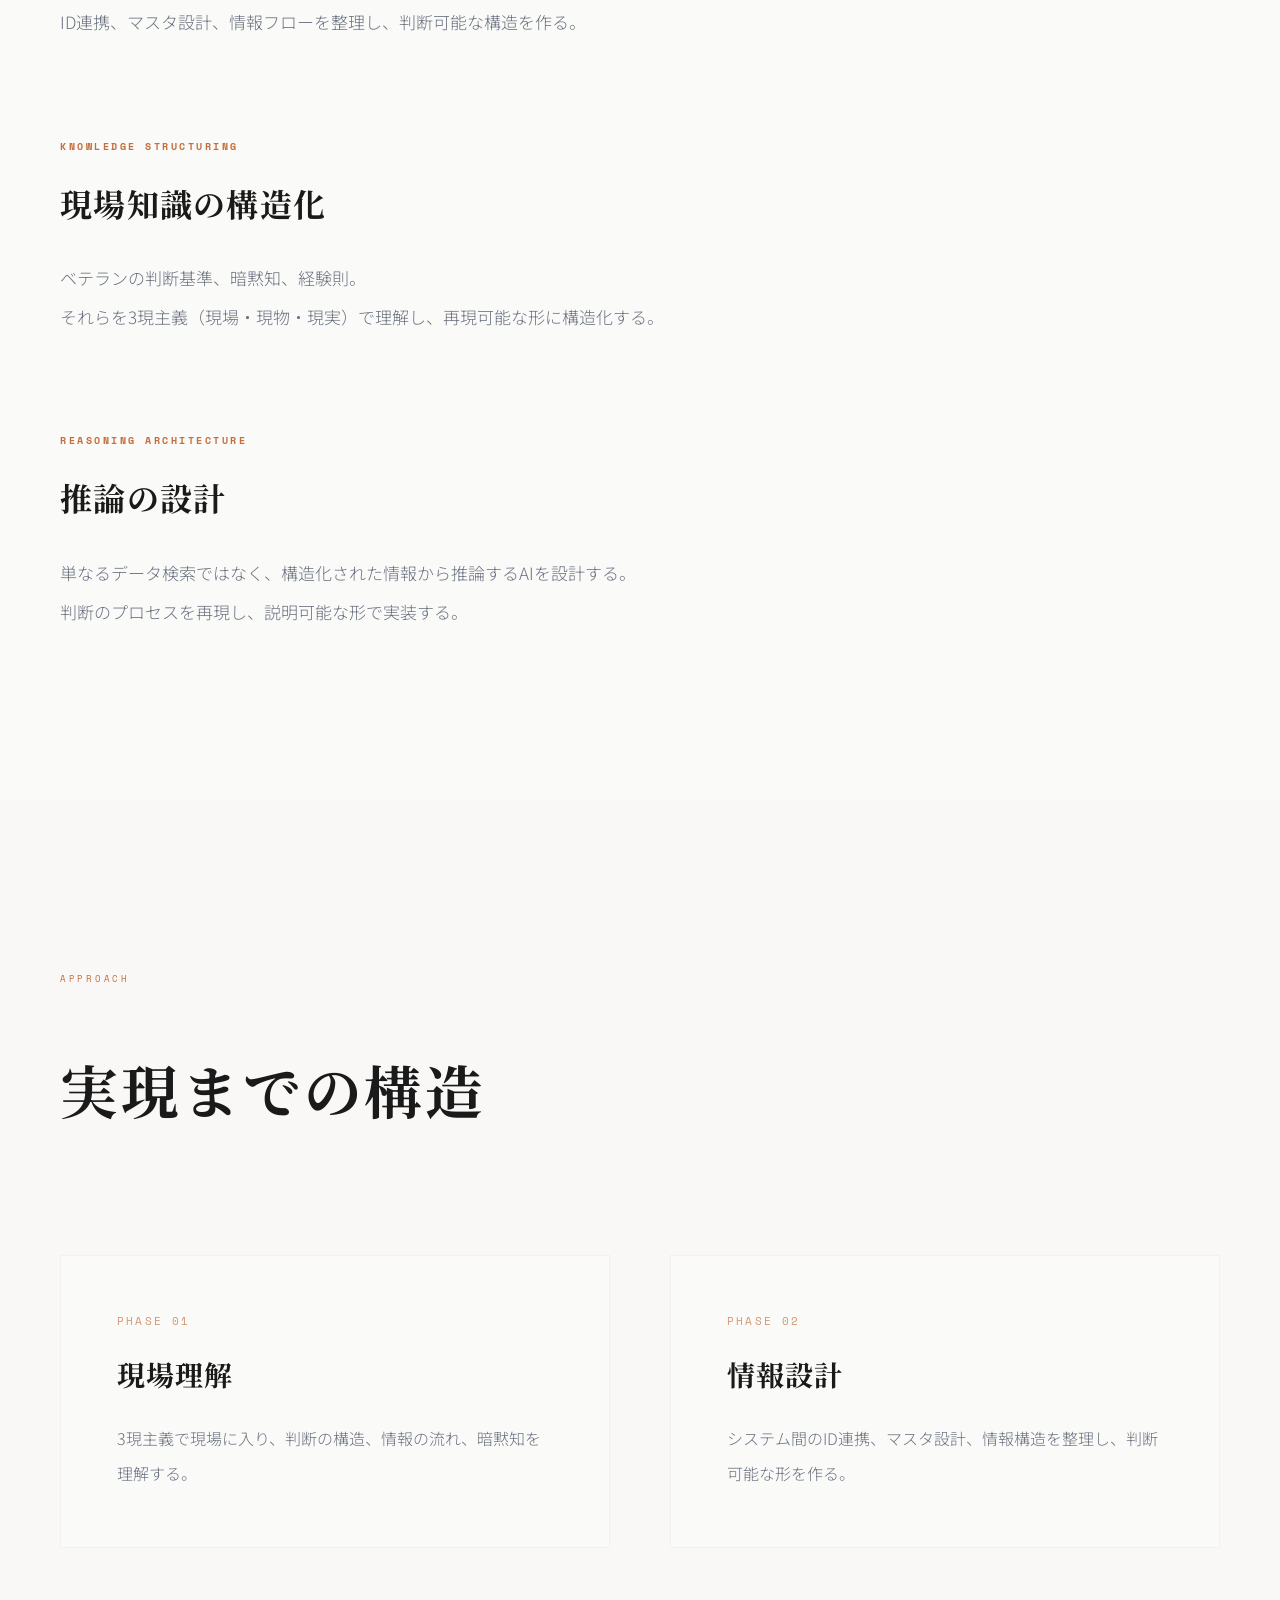
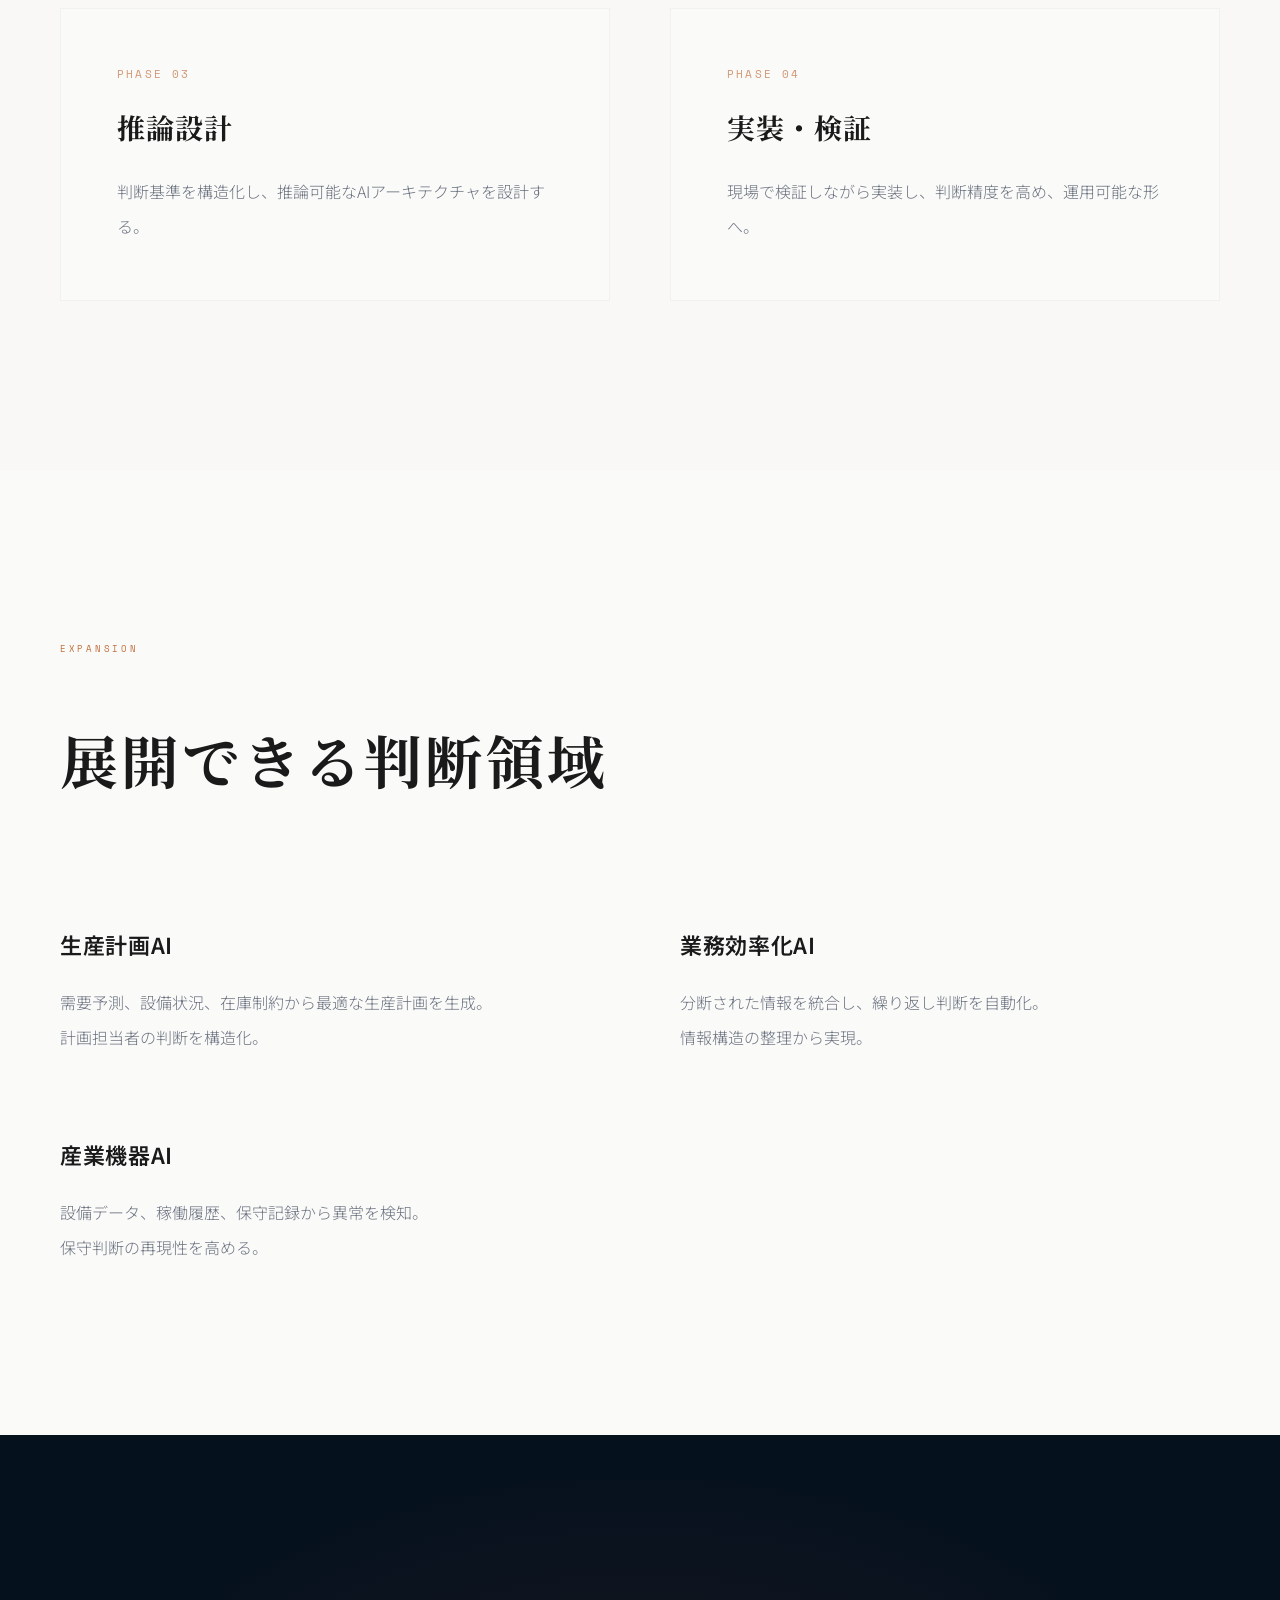
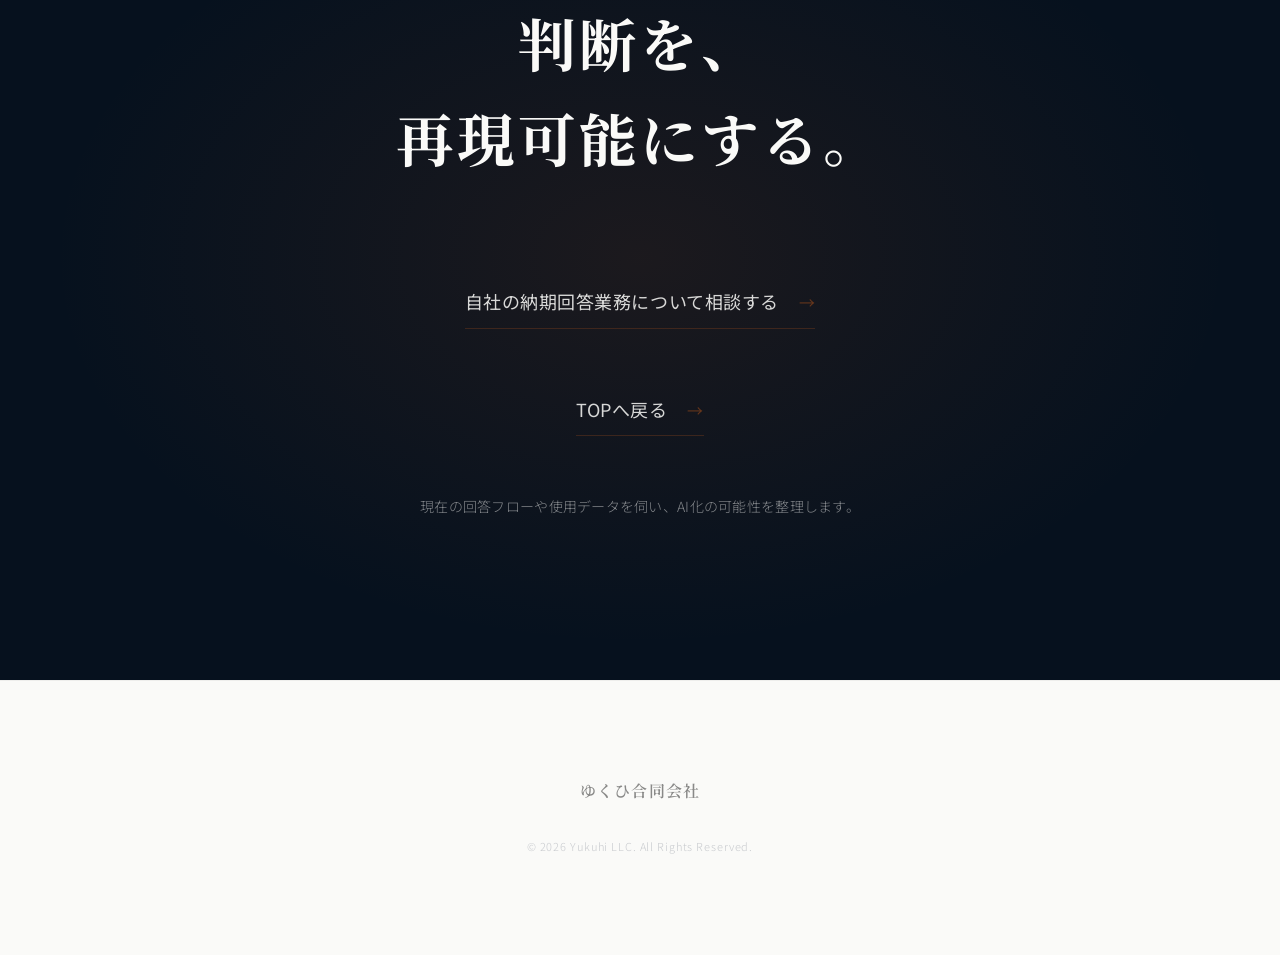
<file: ai-agent.html>
<!DOCTYPE html>
<html lang="ja">
<head>
<meta charset="UTF-8">
<meta name="viewport" content="width=device-width, initial-scale=1.0">
<title>製造業判断AI | ゆくひ合同会社</title>
<meta name="description" content="属人化した判断を、AIと構造化で再現可能にする。先頭商品は納期回答AI。現場の判断基準を構造化し、回答納期と判断理由を説明可能な形で提示する。">
<link rel="preconnect" href="https://fonts.googleapis.com">
<link rel="preconnect" href="https://fonts.gstatic.com" crossorigin>
<link href="https://fonts.googleapis.com/css2?family=Noto+Serif+JP:wght@400;600;700&family=Noto+Sans+JP:wght@300;400;500;600&family=Space+Mono:wght@400;700&display=swap" rel="stylesheet">
<style>
  :root {
    --navy-dark: #06111e;
    --white: #fafaf8;
    --ink: #1a1a1a;
    --accent: #b8551a;
    --muted: #6b7280;
    --bg-section: #f9f8f6;
  }

  *, *::before, *::after { box-sizing: border-box; margin: 0; padding: 0; }
  html { scroll-behavior: smooth; }

  body {
    font-family: 'Noto Sans JP', sans-serif;
    background: var(--white);
    color: var(--ink);
    line-height: 1.8;
    font-size: 16px;
    font-weight: 300;
  }

  /* ─── NAV (統一) ─── */
  nav {
    position: fixed; top: 0; left: 0; right: 0;
    z-index: 100;
    background: rgba(6,17,30,0.92);
    backdrop-filter: blur(20px);
    border-bottom: 1px solid rgba(255,255,255,0.04);
    padding: 0 80px;
    height: 88px;
    display: flex; align-items: center; justify-content: space-between;
  }
  .nav-logo {
    height: 62px;
    opacity: 0.92;
    transition: opacity 0.4s;
  }
  .nav-logo:hover { opacity: 1; }
  .nav-links { display: flex; gap: 64px; list-style: none; }
  .nav-links a {
    font-size: 15px;
    font-weight: 400;
    color: rgba(250,250,248,0.5);
    text-decoration: none;
    transition: all 0.4s;
    letter-spacing: 0.06em;
    position: relative;
    padding-bottom: 2px;
  }
  .nav-links a::after {
    content: '';
    position: absolute;
    bottom: 0;
    left: 0;
    right: 0;
    height: 1px;
    background: rgba(184,85,26,0);
    transition: all 0.4s;
  }
  .nav-links a:hover {
    color: rgba(250,250,248,0.95);
    text-shadow: 0 0 8px rgba(184,85,26,0.15);
  }
  .nav-links a:hover::after {
    background: rgba(184,85,26,0.7);
  }
  .nav-cta {
    color: rgba(250,250,248,0.65) !important;
    font-size: 13px !important;
    letter-spacing: 0.08em !important;
    border-bottom: 1px solid rgba(184,85,26,0.3) !important;
    padding-bottom: 2px !important;
  }
  .nav-cta:hover { 
    color: var(--white) !important;
    border-bottom-color: rgba(184,85,26,0.7) !important;
  }

  /* ─── HERO (建築的構造) ─── */
  .hero {
    padding-top: 88px;
    min-height: 88vh;
    background: var(--navy-dark);
    display: flex;
    align-items: center;
    position: relative;
    overflow: hidden;
  }
  
  /* 建築的背景 - Industrial Architecture */
  .hero::before {
    content: '';
    position: absolute;
    inset: 0;
    background: 
      linear-gradient(135deg, rgba(6,17,30,0.92) 0%, rgba(6,17,30,0.75) 50%, rgba(6,17,30,0.85) 100%),
      radial-gradient(ellipse at 60% 50%, rgba(184,85,26,0.08) 0%, transparent 60%);
    z-index: 1;
  }
  
  /* データフローの示唆 */
  .hero::after {
    content: '';
    position: absolute;
    inset: 0;
    background-image: 
      linear-gradient(90deg, transparent 0%, rgba(184,85,26,0.03) 50%, transparent 100%),
      linear-gradient(0deg, transparent 0%, rgba(255,255,255,0.02) 50%, transparent 100%);
    background-size: 200% 200%;
    animation: dataFlow 20s ease-in-out infinite;
    z-index: 1;
    opacity: 0.4;
  }
  
  @keyframes dataFlow {
    0%, 100% { background-position: 0% 0%; }
    50% { background-position: 100% 100%; }
  }
  
  .hero-container {
    max-width: 1480px;
    margin: 0 auto;
    padding: 160px 100px;
    position: relative;
    z-index: 2;
  }

  .hero-text-area h1 {
    font-family: 'Noto Serif JP', serif;
    font-size: clamp(48px, 6vw, 76px);
    color: var(--white);
    line-height: 1.5;
    margin-bottom: 64px;
    font-weight: 700;
    letter-spacing: 0.05em;
    max-width: 1000px;
  }

  .hero-sub {
    font-size: 22px;
    color: rgba(250,250,248,0.78);
    line-height: 2.3;
    margin-bottom: 88px;
    font-weight: 300;
    letter-spacing: 0.03em;
    max-width: 740px;
  }

  .hero-actions { 
    display: flex; 
    gap: 48px;
    flex-direction: column;
    align-items: flex-start;
  }
  
  .hero-link {
    display: inline-block;
    font-size: 18px;
    font-weight: 500;
    letter-spacing: 0.03em;
    text-decoration: none;
    color: rgba(250,250,248,0.92);
    padding-bottom: 12px;
    border-bottom: 1px solid rgba(184,85,26,0.35);
    transition: all 0.7s;
  }
  
  .hero-link::after {
    content: '→';
    margin-left: 20px;
    font-size: 16px;
    color: rgba(184,85,26,0.7);
    transition: all 0.7s;
  }
  
  .hero-link:hover {
    color: var(--white);
    border-bottom-color: rgba(184,85,26,0.85);
  }
  
  .hero-link:hover::after {
    margin-left: 34px;
    color: rgba(184,85,26,1);
  }

  /* ─── SECTIONS (統一) ─── */
  section { padding: 170px 0; }
  .container { max-width: 1480px; margin: 0 auto; padding: 0 100px; }

  /* ─── LEAD PRODUCT (納期回答AI) ─── */
  .lead-product-section {
    background: var(--bg-section);
  }

  .lead-product-layout {
    display: grid;
    grid-template-columns: 1fr 1.1fr;
    gap: 140px;
    align-items: start;
  }

  .lead-product-intro h2 {
    font-family: 'Noto Serif JP', serif;
    font-size: clamp(36px, 4.2vw, 56px);
    font-weight: 700;
    color: var(--ink);
    line-height: 1.65;
    margin-bottom: 56px;
    letter-spacing: 0.05em;
  }

  .lead-product-pains {
    list-style: none;
    display: flex;
    flex-direction: column;
    gap: 24px;
    margin-bottom: 64px;
  }

  .lead-product-pains li {
    font-size: 17px;
    line-height: 2;
    color: var(--muted);
    font-weight: 300;
    letter-spacing: 0.02em;
  }

  .lead-product-pains li::before {
    content: '—';
    margin-right: 16px;
    color: rgba(184,85,26,0.35);
  }

  .lead-product-statement {
    font-size: 18px;
    line-height: 2.4;
    color: var(--ink);
    font-weight: 300;
    letter-spacing: 0.02em;
  }

  .lead-product-detail {
    padding-top: 12px;
  }

  .lead-product-values {
    list-style: none;
    display: flex;
    flex-direction: column;
    gap: 32px;
    margin-bottom: 72px;
  }

  .lead-product-values li {
    font-size: 17px;
    line-height: 2;
    color: var(--ink);
    font-weight: 400;
    letter-spacing: 0.02em;
    padding-left: 28px;
    position: relative;
  }

  .lead-product-values li::before {
    content: '';
    position: absolute;
    left: 0;
    top: 15px;
    width: 12px;
    height: 1px;
    background: rgba(184,85,26,0.7);
  }

  .lead-product-philosophy {
    font-family: 'Noto Serif JP', serif;
    font-size: 20px;
    line-height: 2.2;
    color: var(--ink);
    font-weight: 600;
    letter-spacing: 0.04em;
    padding-left: 32px;
    border-left: 1px solid rgba(184,85,26,0.5);
    margin-bottom: 80px;
  }

  .lead-product-cta {
    display: inline-block;
    font-size: 18px;
    font-weight: 500;
    color: var(--ink);
    text-decoration: none;
    letter-spacing: 0.03em;
    padding-bottom: 12px;
    border-bottom: 1px solid rgba(184,85,26,0.4);
    transition: all 0.7s;
  }

  .lead-product-cta::after {
    content: '→';
    margin-left: 20px;
    font-size: 16px;
    color: rgba(184,85,26,0.6);
    transition: all 0.7s;
  }

  .lead-product-cta:hover {
    border-bottom-color: rgba(184,85,26,0.85);
  }

  .lead-product-cta:hover::after {
    margin-left: 32px;
    color: rgba(184,85,26,1);
  }

  .lead-product-cta-note {
    font-size: 14px;
    line-height: 2;
    color: var(--muted);
    font-weight: 300;
    margin-top: 24px;
    letter-spacing: 0.02em;
  }

  .section-eyebrow {
    font-family: 'Space Mono', monospace;
    font-size: 9px;
    color: rgba(184,85,26,0.85);
    letter-spacing: 0.3em;
    text-transform: uppercase;
    margin-bottom: 56px;
    font-weight: 400;
  }
  
  .section-title {
    font-family: 'Noto Serif JP', serif;
    font-size: clamp(38px, 4.5vw, 60px);
    font-weight: 700;
    color: var(--ink);
    line-height: 1.6;
    margin-bottom: 120px;
    letter-spacing: 0.05em;
  }

  /* ─── STRUCTURE (構造説明) ─── */
  .structure-section {
    background: var(--white);
  }
  
  .structure-intro {
    max-width: 900px;
    margin-bottom: 120px;
  }
  
  .structure-intro p {
    font-size: 19px;
    line-height: 2.5;
    color: var(--ink);
    font-weight: 300;
    letter-spacing: 0.02em;
  }
  
  .structure-list {
    display: flex;
    flex-direction: column;
    gap: 96px;
  }
  
  .structure-item h4 {
    font-family: 'Space Mono', monospace;
    font-size: 10px;
    letter-spacing: 0.25em;
    text-transform: uppercase;
    color: rgba(184,85,26,0.85);
    margin-bottom: 20px;
    font-weight: 700;
  }
  
  .structure-item h3 {
    font-family: 'Noto Serif JP', serif;
    font-size: 32px;
    font-weight: 700;
    line-height: 1.7;
    margin-bottom: 28px;
    letter-spacing: 0.04em;
  }
  
  .structure-item p {
    font-size: 17px;
    line-height: 2.3;
    color: var(--muted);
    font-weight: 300;
    max-width: 800px;
  }

  /* ─── PHASE (軽量化) ─── */
  .phase-section {
    background: var(--bg-section);
  }
  
  .phase-grid {
    display: grid;
    grid-template-columns: repeat(2, 1fr);
    gap: 80px;
  }
  
  .phase-card {
    background: var(--white);
    border: 1px solid rgba(26,26,26,0.04);
    padding: 56px;
    transition: all 0.5s ease;
  }
  
  .phase-card:hover {
    border-color: rgba(184,85,26,0.15);
    transform: translateY(-4px);
  }
  
  .phase-number {
    font-family: 'Space Mono', monospace;
    font-size: 11px;
    letter-spacing: 0.2em;
    text-transform: uppercase;
    color: rgba(184,85,26,0.6);
    margin-bottom: 20px;
  }
  
  .phase-card h3 {
    font-family: 'Noto Serif JP', serif;
    font-size: 28px;
    font-weight: 700;
    line-height: 1.6;
    margin-bottom: 24px;
    letter-spacing: 0.04em;
  }
  
  .phase-card p {
    font-size: 16px;
    line-height: 2.2;
    color: var(--muted);
    font-weight: 300;
  }

  /* ─── EXAMPLES (余白拡大) ─── */
  .examples-section {
    background: var(--white);
  }
  
  .examples-grid {
    display: grid;
    grid-template-columns: repeat(2, 1fr);
    gap: 100px;
  }
  
  .example-item h4 {
    font-size: 22px;
    font-weight: 600;
    margin-bottom: 20px;
    letter-spacing: 0.03em;
  }
  
  .example-item p {
    font-size: 16px;
    line-height: 2.2;
    color: var(--muted);
    font-weight: 300;
  }

  /* ─── FINAL CTA (統一) ─── */
  .final-cta {
    background: var(--navy-dark);
    text-align: center;
    padding: 160px 0;
    position: relative;
  }
  
  .final-cta::before {
    content: '';
    position: absolute;
    inset: 0;
    background: radial-gradient(ellipse at 50% 50%, rgba(184,85,26,0.12) 0%, transparent 65%);
  }
  
  .final-cta h2 {
    font-family: 'Noto Serif JP', serif;
    font-size: clamp(38px, 4.5vw, 60px);
    font-weight: 700;
    color: var(--white);
    margin-bottom: 100px;
    line-height: 1.65;
    letter-spacing: 0.05em;
    position: relative;
    z-index: 1;
  }
  
  .final-cta-actions {
    display: flex;
    gap: 64px;
    justify-content: center;
    flex-direction: column;
    align-items: center;
    position: relative;
    z-index: 1;
  }
  
  .final-link {
    font-size: 18px;
    font-weight: 400;
    color: rgba(250,250,248,0.85);
    text-decoration: none;
    letter-spacing: 0.03em;
    padding-bottom: 10px;
    border-bottom: 1px solid rgba(184,85,26,0.25);
    transition: all 0.7s;
  }
  
  .final-link::after {
    content: '→';
    margin-left: 20px;
    font-size: 16px;
    color: rgba(184,85,26,0.5);
    transition: all 0.7s;
  }
  
  .final-link:hover {
    color: var(--white);
    border-bottom-color: rgba(184,85,26,0.75);
  }
  
  .final-link:hover::after {
    margin-left: 32px;
    color: rgba(184,85,26,1);
  }

  .final-cta-note {
    font-size: 14px;
    line-height: 2;
    color: rgba(250,250,248,0.5);
    font-weight: 300;
    margin-top: 56px;
    letter-spacing: 0.02em;
    position: relative;
    z-index: 1;
  }

  /* ─── FOOTER (統一) ─── */
  footer {
    background: transparent;
    padding: 96px;
    text-align: center;
    border-top: 1px solid rgba(26,26,26,0.05);
  }
  
  .footer-logo {
    font-family: 'Noto Serif JP', serif;
    font-size: 16px;
    font-weight: 600;
    color: var(--ink);
    display: block;
    margin-bottom: 24px;
    letter-spacing: 0.08em;
    opacity: 0.5;
  }
  
  .footer-copy {
    font-size: 11px;
    color: var(--muted);
    letter-spacing: 0.08em;
    opacity: 0.35;
  }

  /* ─── RESPONSIVE ─── */
  @media (max-width: 1400px) {
    nav { padding: 0 60px; }
    .container { padding: 0 60px; }
    .hero-container { padding: 140px 60px; }
    .phase-grid { gap: 60px; }
    .examples-grid { gap: 80px; }
    .lead-product-layout { gap: 100px; }
  }

  @media (max-width: 960px) {
    nav { padding: 0 32px; height: 76px; }
    .nav-logo { height: 52px; }
    .container { padding: 0 32px; }
    .nav-links { display: none; }
    
    .hero-container { padding: 120px 32px; }
    section { padding: 120px 0; }
    
    .phase-grid { grid-template-columns: 1fr; gap: 48px; }
    .examples-grid { grid-template-columns: 1fr; gap: 64px; }
    .lead-product-layout { grid-template-columns: 1fr; gap: 80px; }
    .lead-product-philosophy { font-size: 18px; }
  }
</style>
</head>
<body>

<!-- NAV -->
<nav>
  <a href="index.html">
    <img src="logo.jpg" alt="ゆくひ" class="nav-logo">
  </a>
  <ul class="nav-links">
    <li><a href="index.html">TOP</a></li>
    <li><a href="ai-agent.html">製造業判断AI</a></li>
    <li><a href="new-business.html">新規事業支援</a></li>
    <li><a href="index.html#message">YUKUHIについて</a></li>
  </ul>
  <a href="https://docs.google.com/forms/d/e/1FAIpQLScLbG5qD7wTBJntIeyR8NH2iJitugVgDQIYSMOuSAIQ6_lTxw/viewform" class="nav-cta">お問い合わせ</a>
</nav>

<!-- HERO -->
<section class="hero">
  <div class="hero-container">
    <div class="hero-text-area">
      <h1>属人化した判断を、<br>AIと構造化で再現可能にする。</h1>
      <p class="hero-sub">
        製造業の情報構造と判断を理解し、<br>
        再現可能な形に整理する。
      </p>
      <div class="hero-actions">
        <a href="https://docs.google.com/forms/d/e/1FAIpQLScLbG5qD7wTBJntIeyR8NH2iJitugVgDQIYSMOuSAIQ6_lTxw/viewform" class="hero-link">自社の納期回答業務について相談する</a>
      </div>
    </div>
  </div>
</section>

<!-- LEAD PRODUCT -->
<section class="lead-product-section">
  <div class="container">
    <div class="section-eyebrow">LEAD PRODUCT — 納期回答AI</div>

    <div class="lead-product-layout">
      <div class="lead-product-intro">
        <h2>まずは、<br>納期回答の属人化から。</h2>
        <ul class="lead-product-pains">
          <li>顧客から納期を聞かれても、その場で回答できない。</li>
          <li>ベテランが受注状況、在庫、工程、設備負荷を確認しなければ判断できない。</li>
          <li>担当者によって、回答や判断根拠が変わる。</li>
        </ul>
        <p class="lead-product-statement">
          納期回答AIは、現場に蓄積された判断基準を整理し、<br>
          回答納期だけでなく、「なぜその納期になるのか」まで<br>
          説明可能な形で提示します。
        </p>
      </div>

      <div class="lead-product-detail">
        <ul class="lead-product-values">
          <li>納期回答に必要な情報を整理する</li>
          <li>ベテランの判断基準をルール化する</li>
          <li>回答とともに、判断理由を表示する</li>
          <li>営業・生産管理の回答スピードを向上させる</li>
          <li>判断基準を、担当者個人ではなく会社の資産として蓄積する</li>
        </ul>

        <p class="lead-product-philosophy">
          生成AIを導入するだけでは、<br>
          現場の判断は再現できない。<br>
          必要なのは、データの前に、<br>
          判断基準を構造化すること。
        </p>

        <a href="https://docs.google.com/forms/d/e/1FAIpQLScLbG5qD7wTBJntIeyR8NH2iJitugVgDQIYSMOuSAIQ6_lTxw/viewform" class="lead-product-cta">自社の納期回答業務について相談する</a>
        <p class="lead-product-cta-note">現在の回答フローや使用データを伺い、AI化の可能性を整理します。</p>
      </div>
    </div>
  </div>
</section>

<!-- STRUCTURE -->
<section class="structure-section">
  <div class="container">
    <div class="section-eyebrow">STRUCTURE</div>
    <h2 class="section-title">構造を理解する</h2>
    
    <div class="structure-intro">
      <p>
        製造業の判断は、単なるデータ処理ではない。<br>
        現場の知識、過去の経験、暗黙の基準。<br>
        それらの構造を理解し、整理し、再現可能にする。
      </p>
    </div>
    
    <div class="structure-list">
      <div class="structure-item">
        <h4>INFORMATION DESIGN</h4>
        <h3>情報構造の設計</h3>
        <p>
          製造業の情報は、システムごとに分断されている。<br>
          ID連携、マスタ設計、情報フローを整理し、判断可能な構造を作る。
        </p>
      </div>
      
      <div class="structure-item">
        <h4>KNOWLEDGE STRUCTURING</h4>
        <h3>現場知識の構造化</h3>
        <p>
          ベテランの判断基準、暗黙知、経験則。<br>
          それらを3現主義（現場・現物・現実）で理解し、再現可能な形に構造化する。
        </p>
      </div>
      
      <div class="structure-item">
        <h4>REASONING ARCHITECTURE</h4>
        <h3>推論の設計</h3>
        <p>
          単なるデータ検索ではなく、構造化された情報から推論するAIを設計する。<br>
          判断のプロセスを再現し、説明可能な形で実装する。
        </p>
      </div>
    </div>
  </div>
</section>

<!-- PHASE -->
<section class="phase-section">
  <div class="container">
    <div class="section-eyebrow">APPROACH</div>
    <h2 class="section-title">実現までの構造</h2>
    
    <div class="phase-grid">
      <div class="phase-card">
        <div class="phase-number">Phase 01</div>
        <h3>現場理解</h3>
        <p>
          3現主義で現場に入り、判断の構造、情報の流れ、暗黙知を理解する。
        </p>
      </div>
      
      <div class="phase-card">
        <div class="phase-number">Phase 02</div>
        <h3>情報設計</h3>
        <p>
          システム間のID連携、マスタ設計、情報構造を整理し、判断可能な形を作る。
        </p>
      </div>
      
      <div class="phase-card">
        <div class="phase-number">Phase 03</div>
        <h3>推論設計</h3>
        <p>
          判断基準を構造化し、推論可能なAIアーキテクチャを設計する。
        </p>
      </div>
      
      <div class="phase-card">
        <div class="phase-number">Phase 04</div>
        <h3>実装・検証</h3>
        <p>
          現場で検証しながら実装し、判断精度を高め、運用可能な形へ。
        </p>
      </div>
    </div>
  </div>
</section>

<!-- EXAMPLES -->
<section class="examples-section">
  <div class="container">
    <div class="section-eyebrow">EXPANSION</div>
    <h2 class="section-title">展開できる判断領域</h2>
    
    <div class="examples-grid">
      <div class="example-item">
        <h4>生産計画AI</h4>
        <p>
          需要予測、設備状況、在庫制約から最適な生産計画を生成。<br>
          計画担当者の判断を構造化。
        </p>
      </div>
      
      <div class="example-item">
        <h4>業務効率化AI</h4>
        <p>
          分断された情報を統合し、繰り返し判断を自動化。<br>
          情報構造の整理から実現。
        </p>
      </div>
      
      <div class="example-item">
        <h4>産業機器AI</h4>
        <p>
          設備データ、稼働履歴、保守記録から異常を検知。<br>
          保守判断の再現性を高める。
        </p>
      </div>
    </div>
  </div>
</section>

<!-- FINAL CTA -->
<section class="final-cta">
  <div class="container">
    <h2>判断を、<br>再現可能にする。</h2>
    <div class="final-cta-actions">
      <a href="https://docs.google.com/forms/d/e/1FAIpQLScLbG5qD7wTBJntIeyR8NH2iJitugVgDQIYSMOuSAIQ6_lTxw/viewform" class="final-link">自社の納期回答業務について相談する</a>
      <a href="index.html" class="final-link">TOPへ戻る</a>
    </div>
    <p class="final-cta-note">現在の回答フローや使用データを伺い、AI化の可能性を整理します。</p>
  </div>
</section>

<!-- FOOTER -->
<footer>
  <span class="footer-logo">ゆくひ合同会社</span>
  <span class="footer-copy">© 2026 Yukuhi LLC. All Rights Reserved.</span>
</footer>

</body>
</html>
</file>
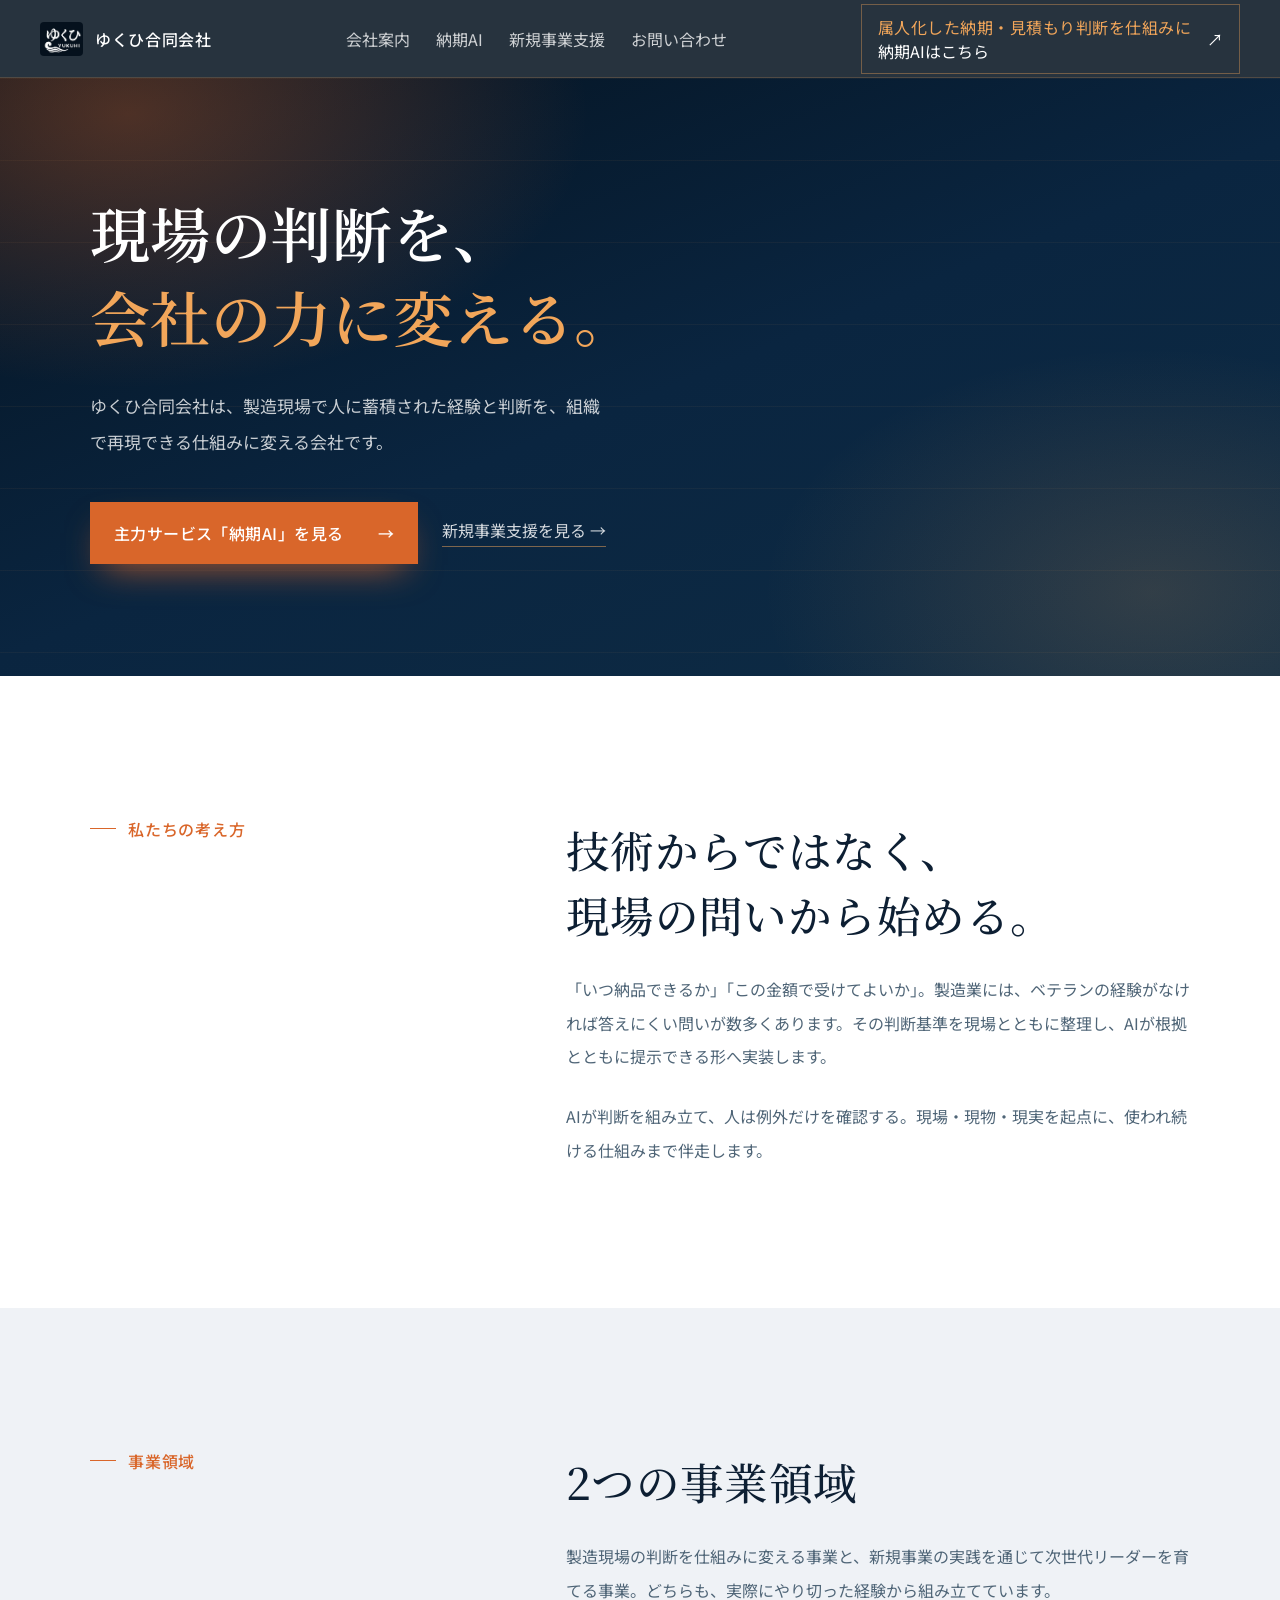
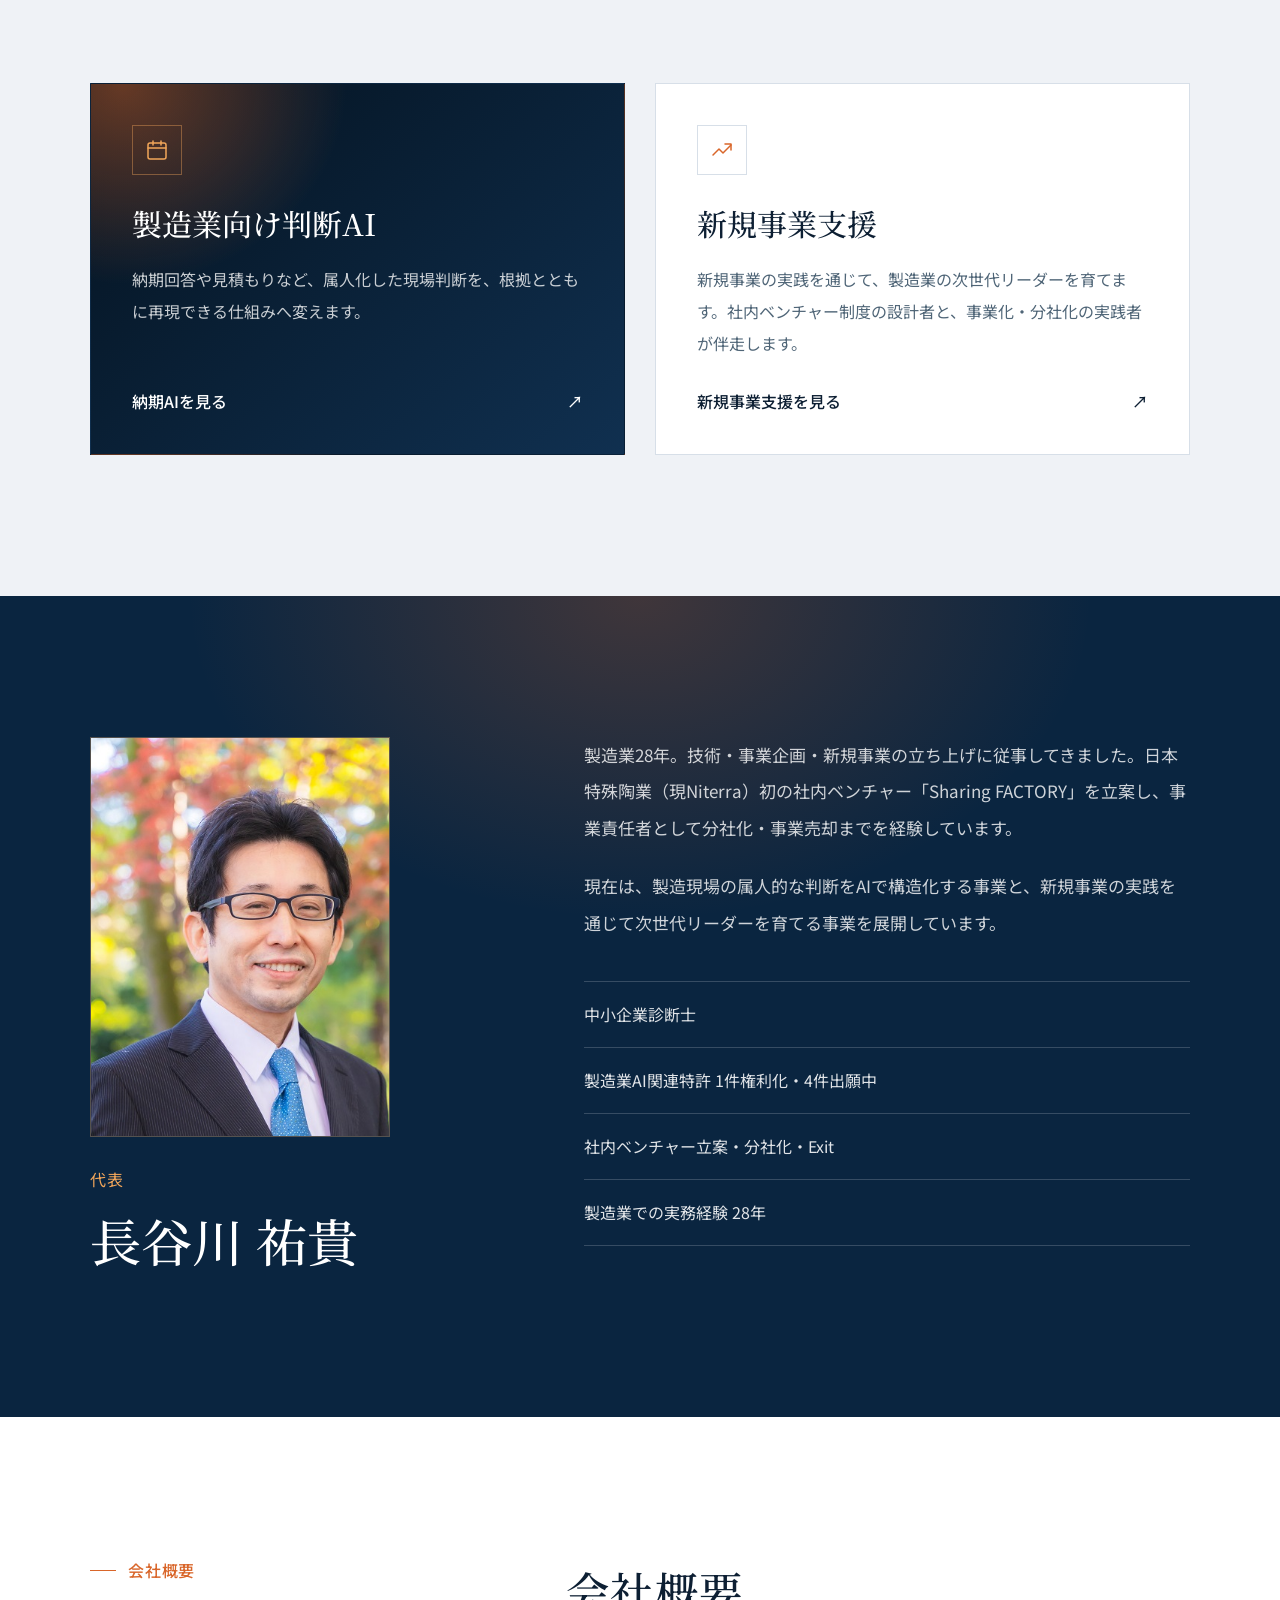
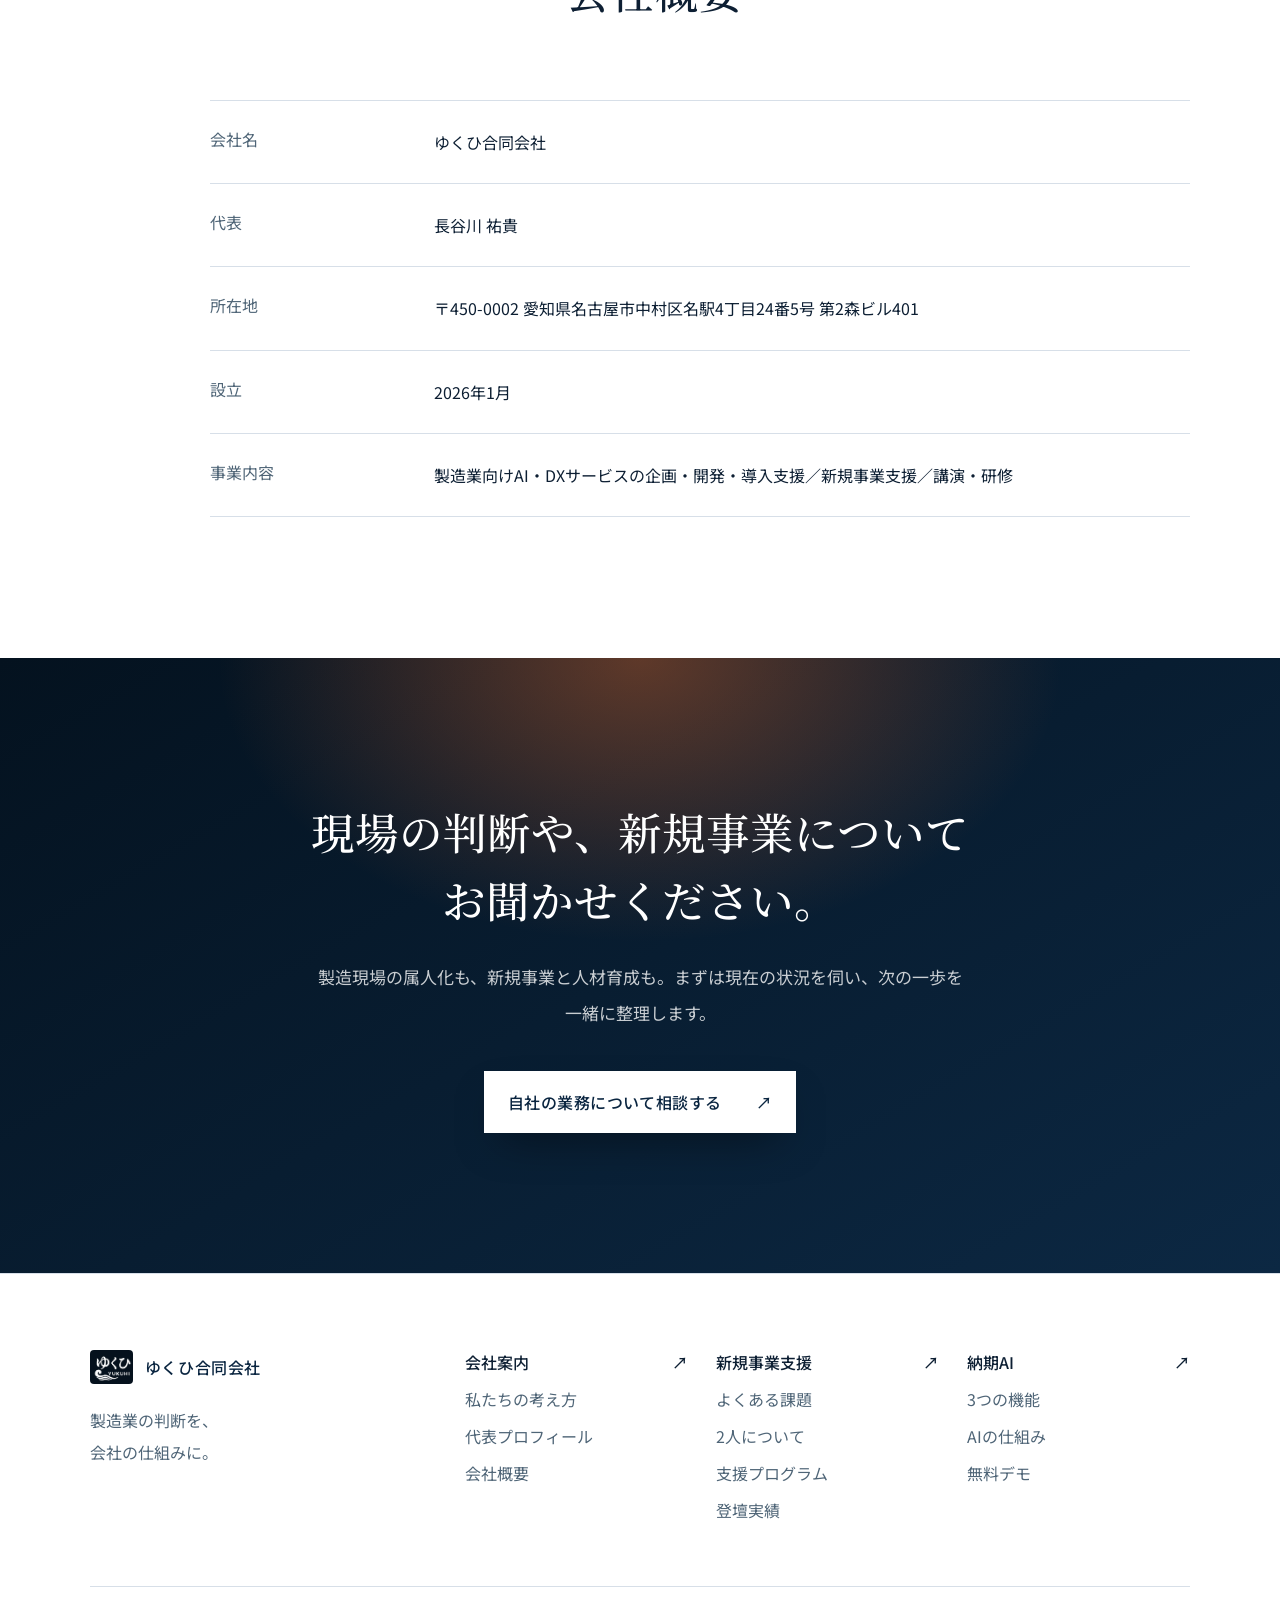
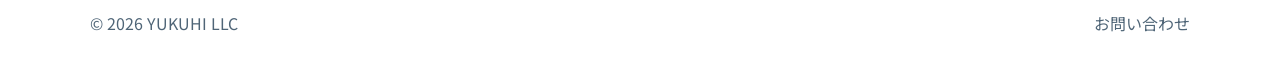
<file: company.html>
<!DOCTYPE html>
<html lang="ja">
<head>
  <meta charset="utf-8">
  <meta name="viewport" content="width=device-width, initial-scale=1">
  <title>会社案内 | ゆくひ合同会社</title>
  <meta name="robots" content="noindex, follow">
  <link rel="canonical" href="https://yukuhi.jp/">
  <script>location.replace('/' + location.search + location.hash);</script>
  <meta http-equiv="refresh" content="0; url=/">
</head>
<body style="font-family:sans-serif;padding:40px;color:#0d1f33">
  <p>会社案内はトップページに移動しました。</p>
  <p><a href="/">ゆくひ合同会社 トップページへ</a></p>
</body>
</html>
</file>
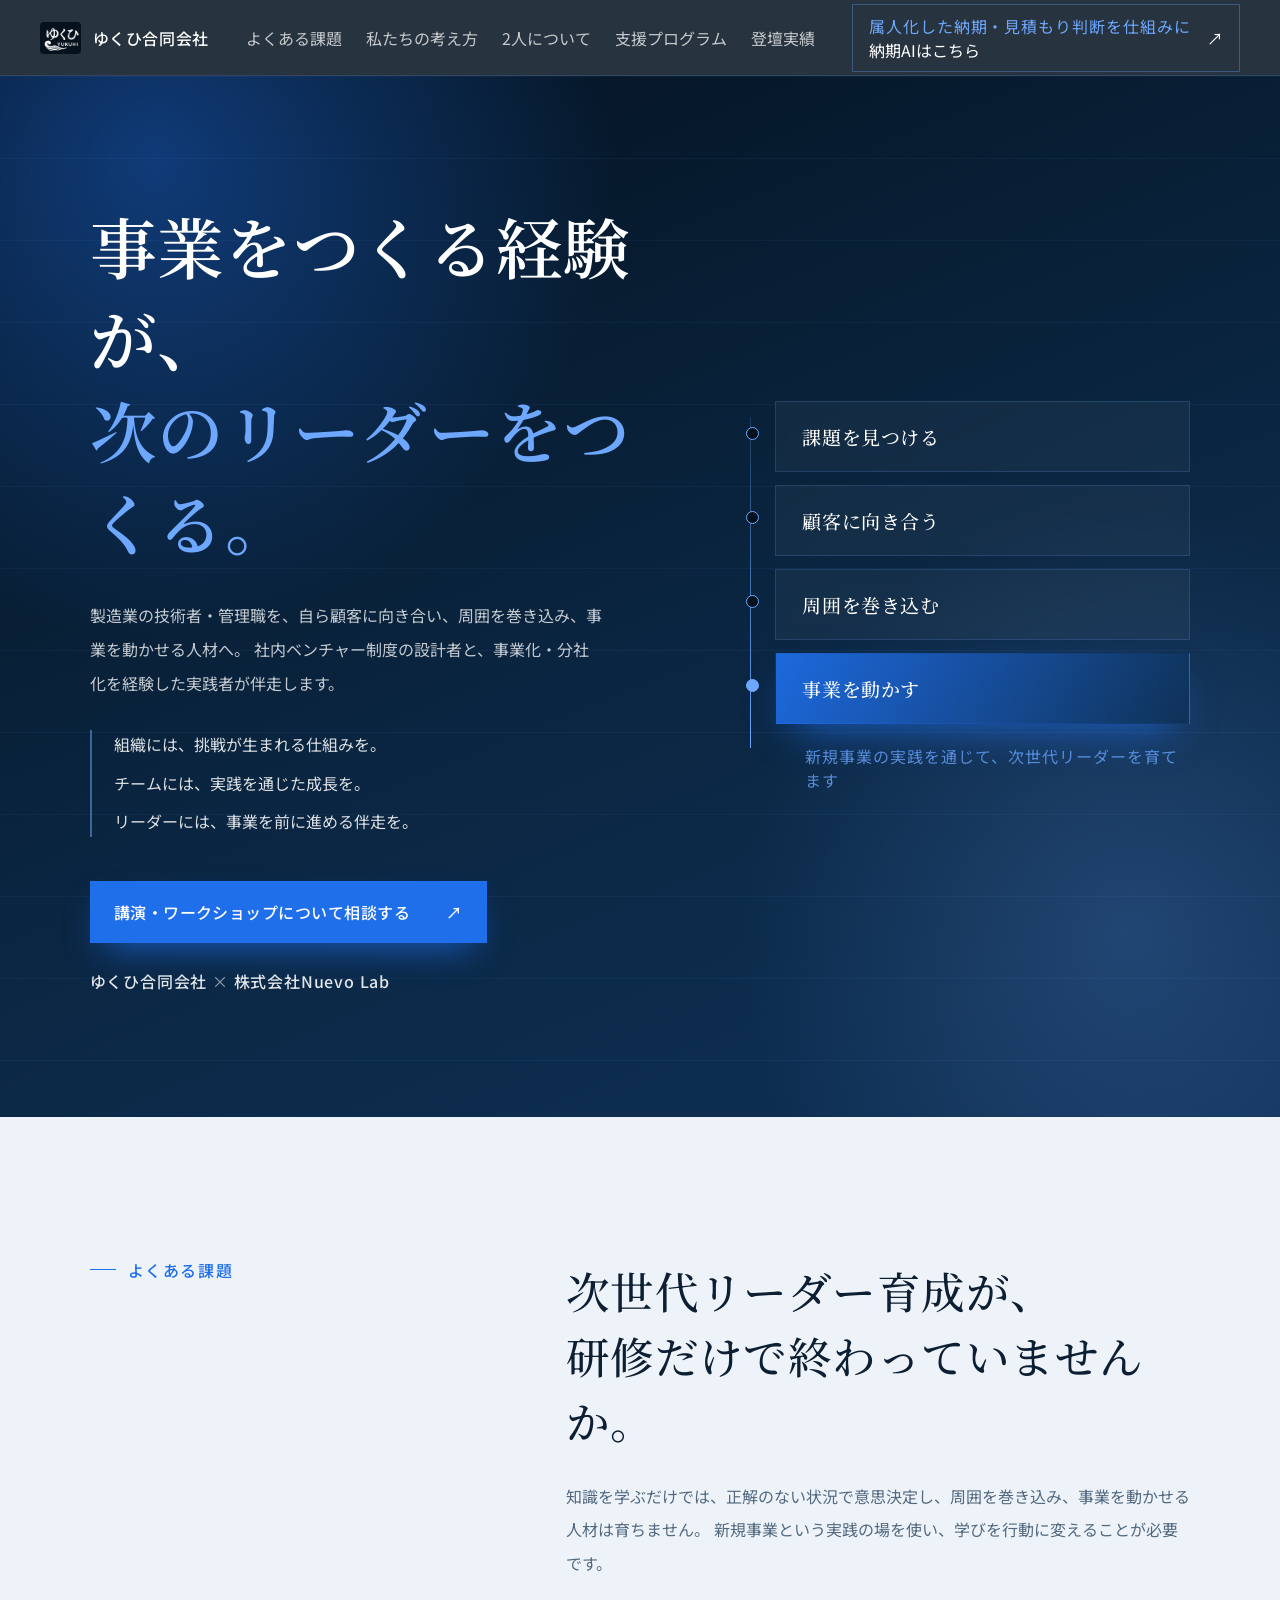
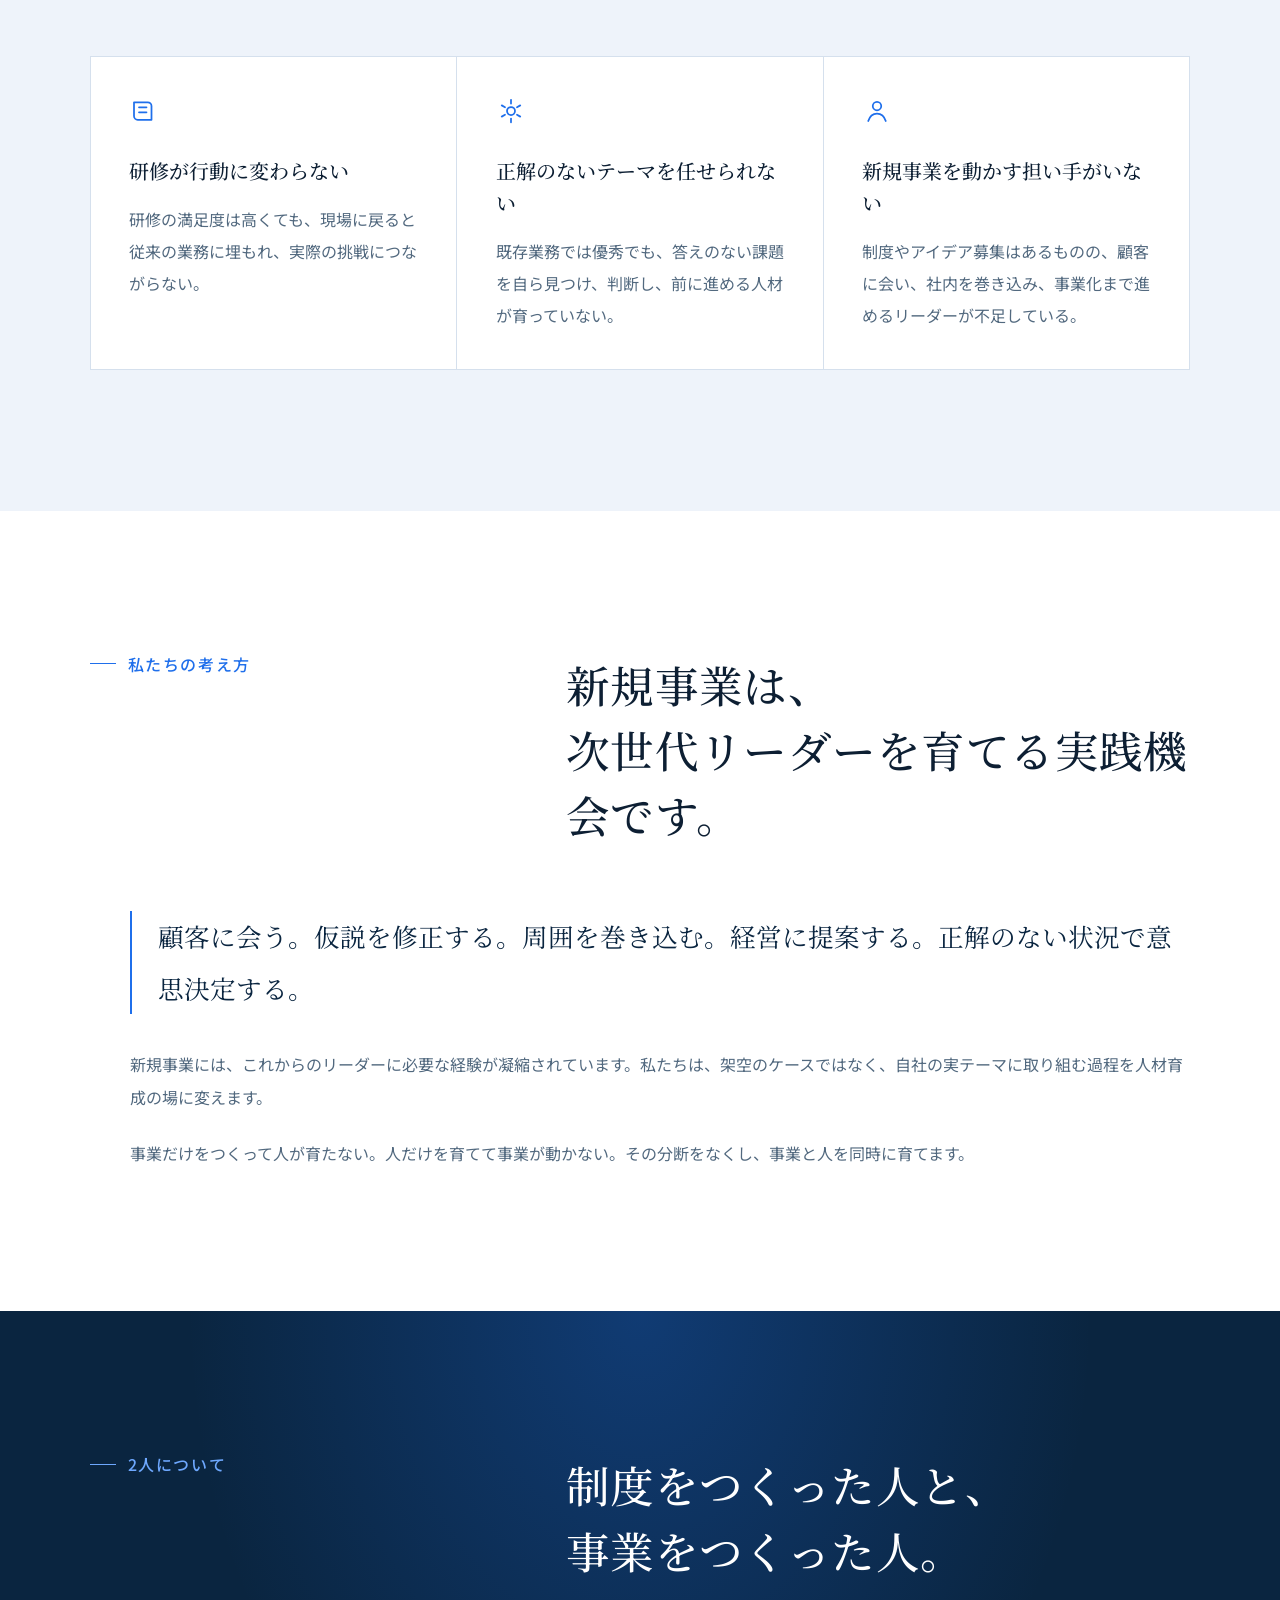
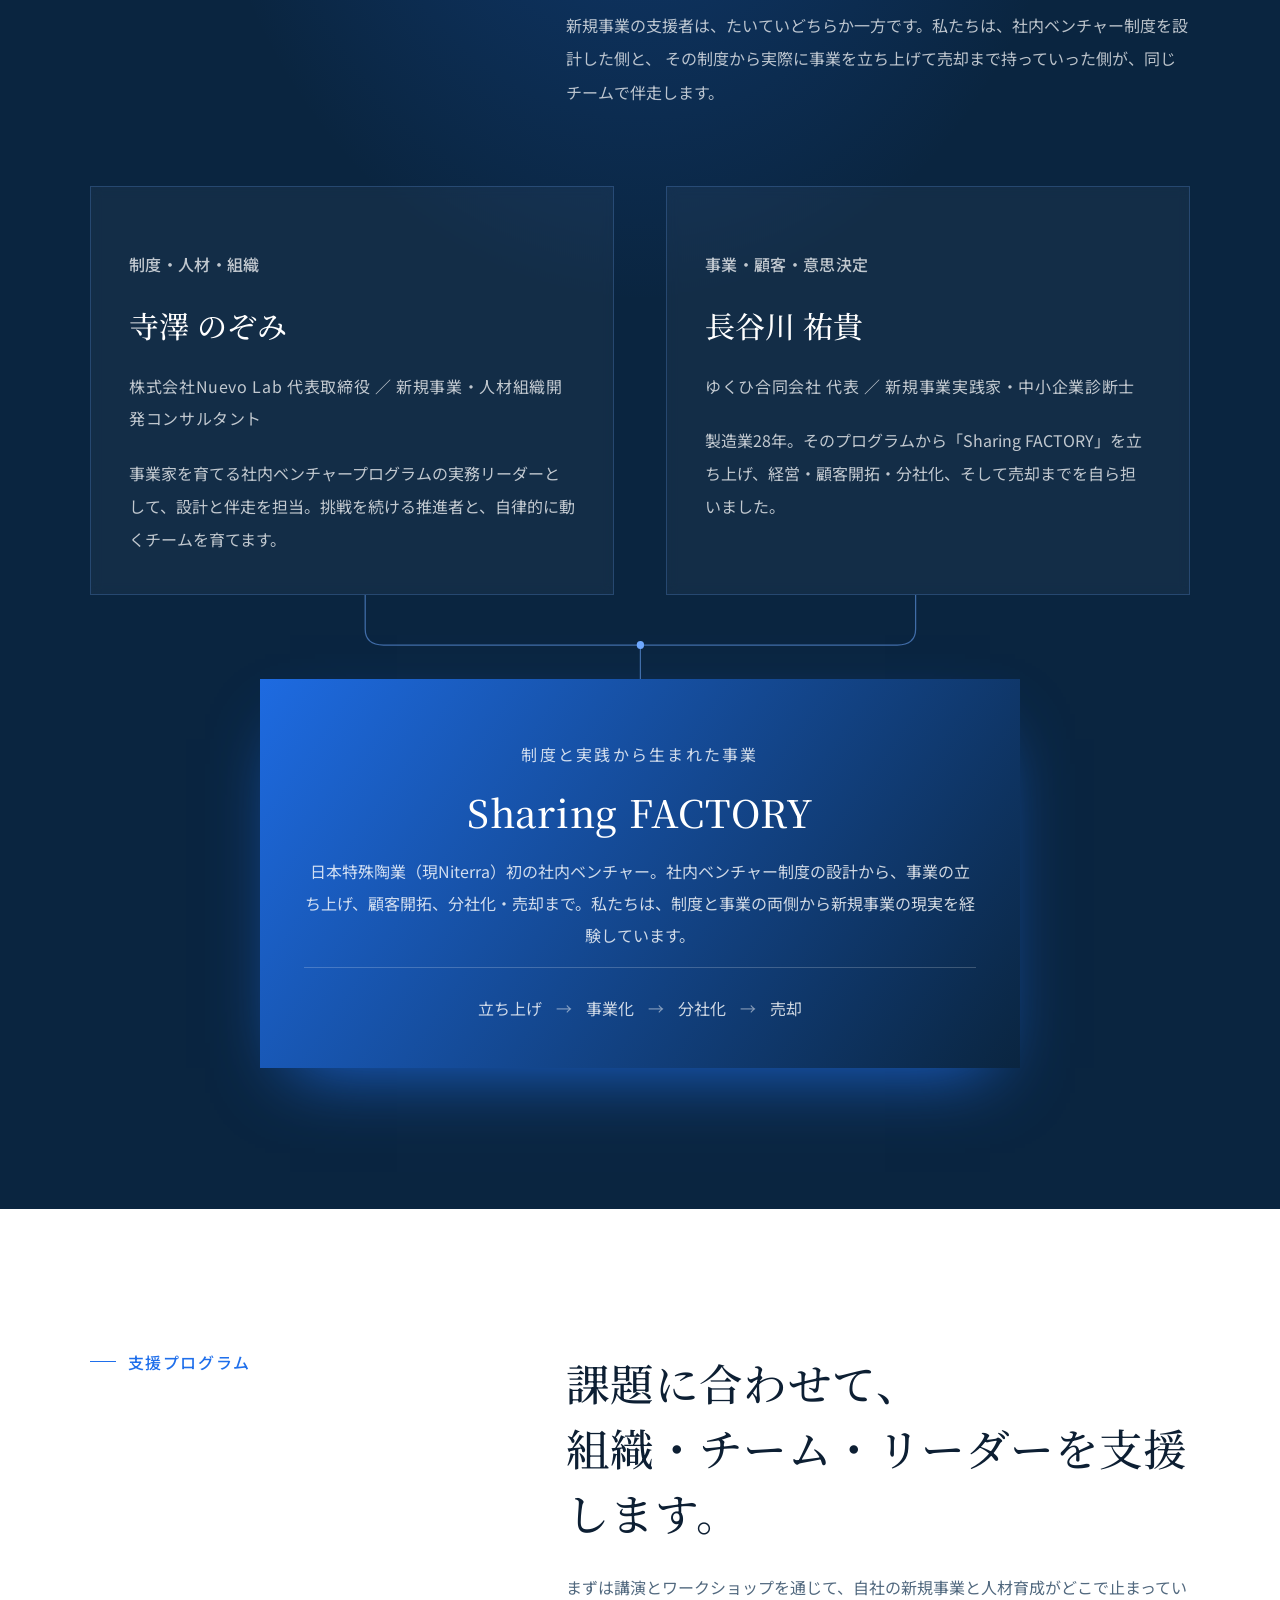
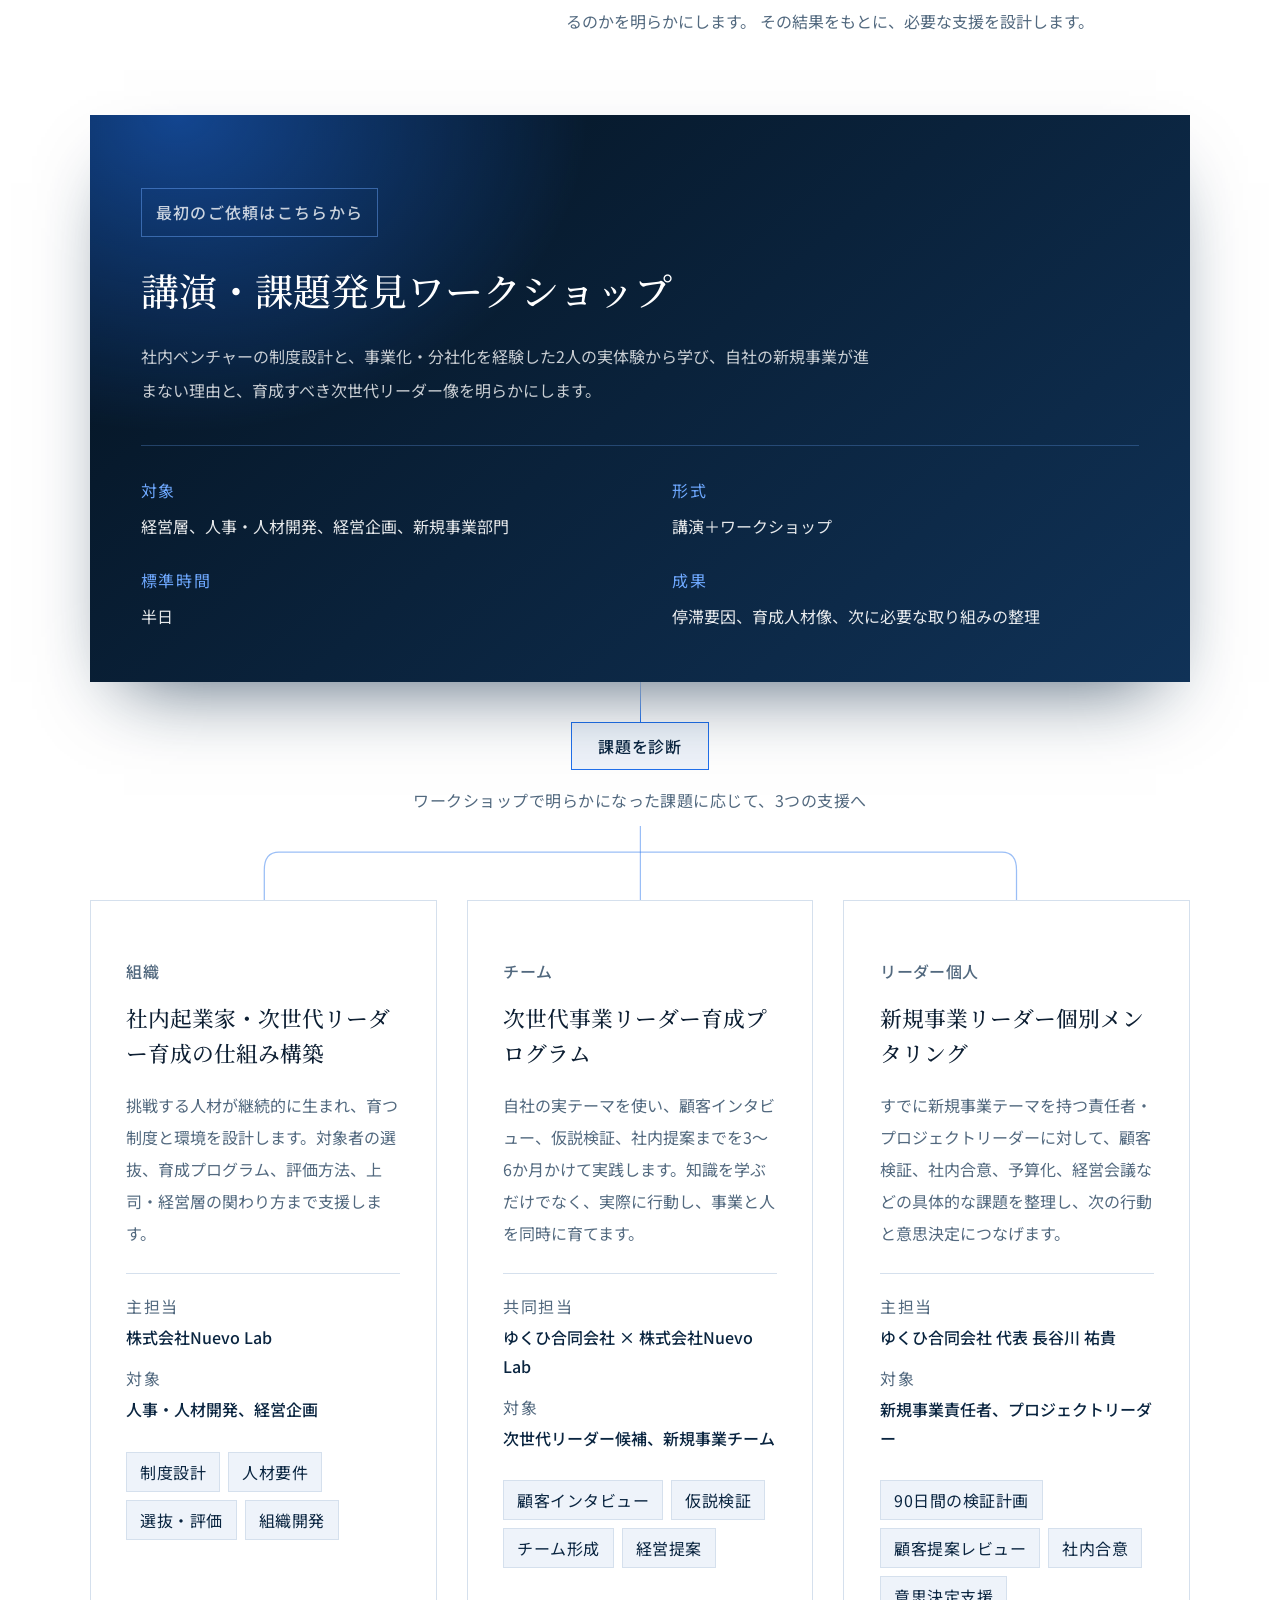
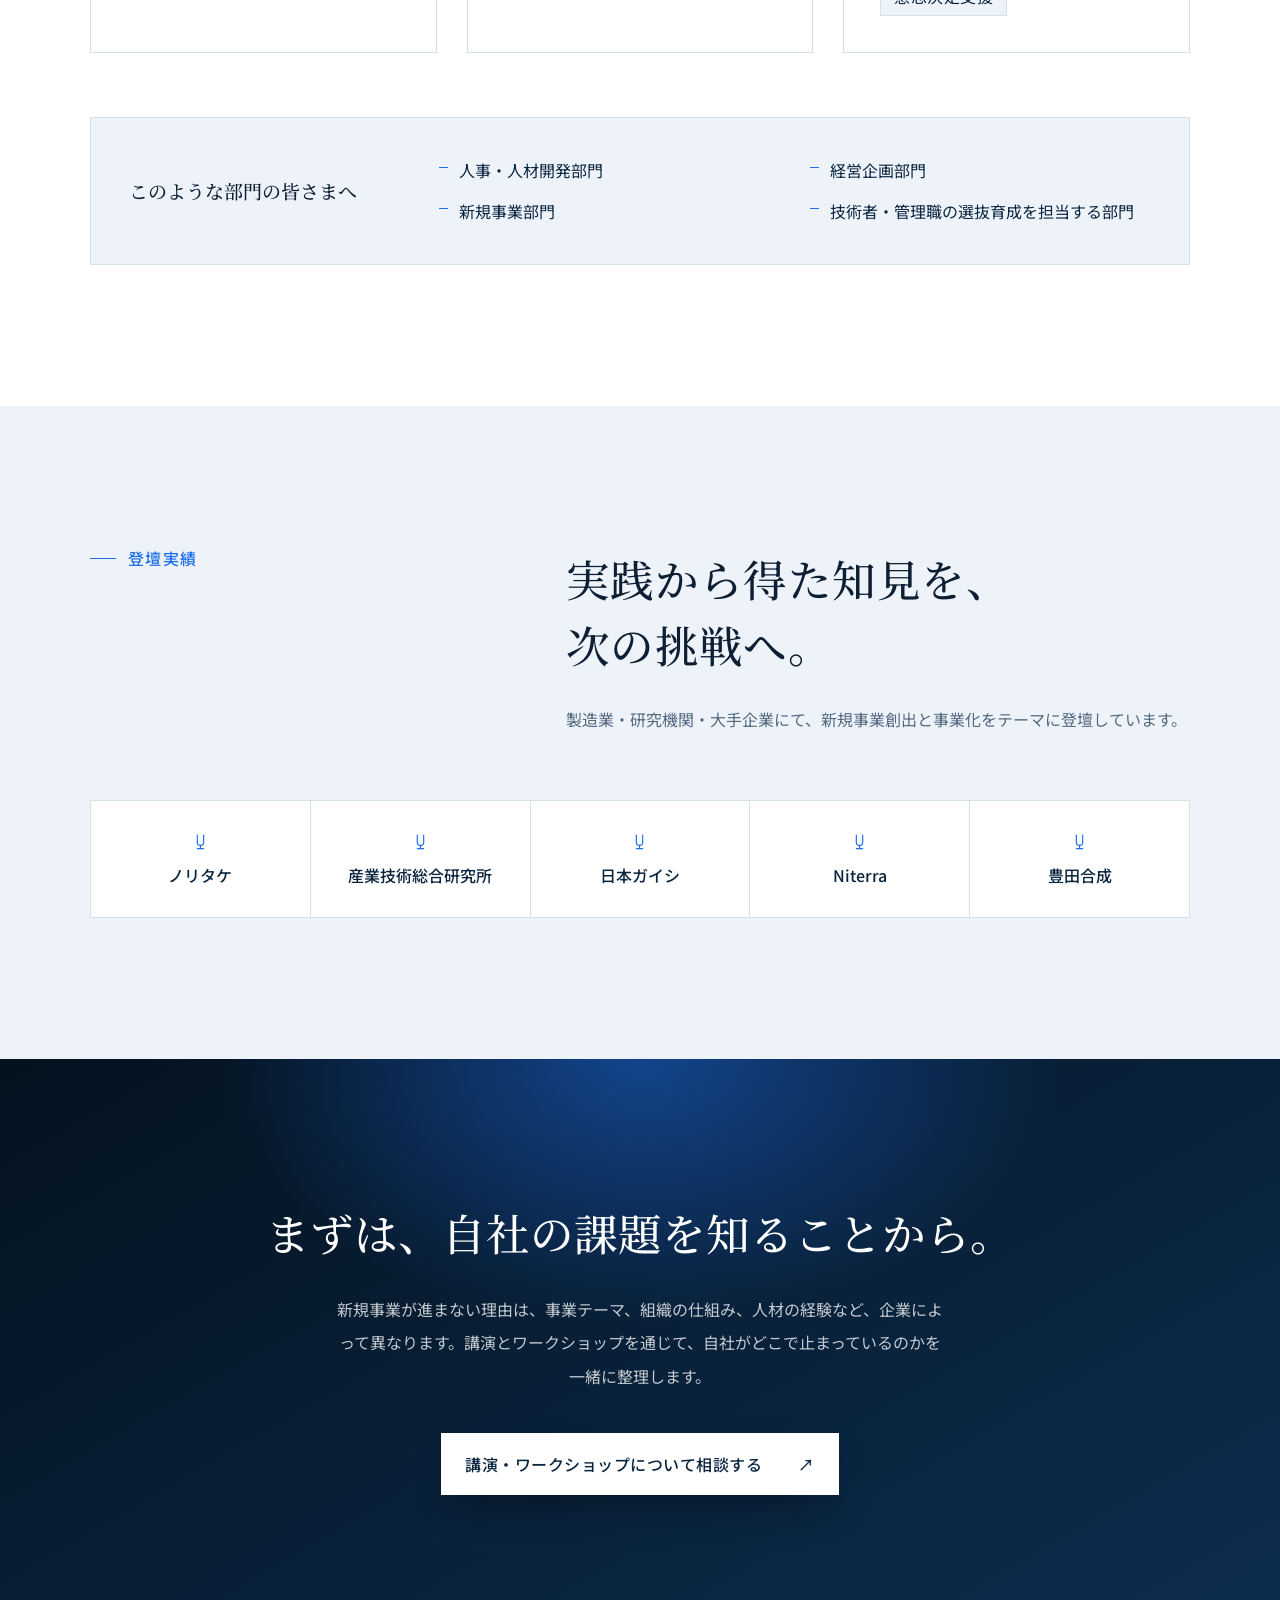
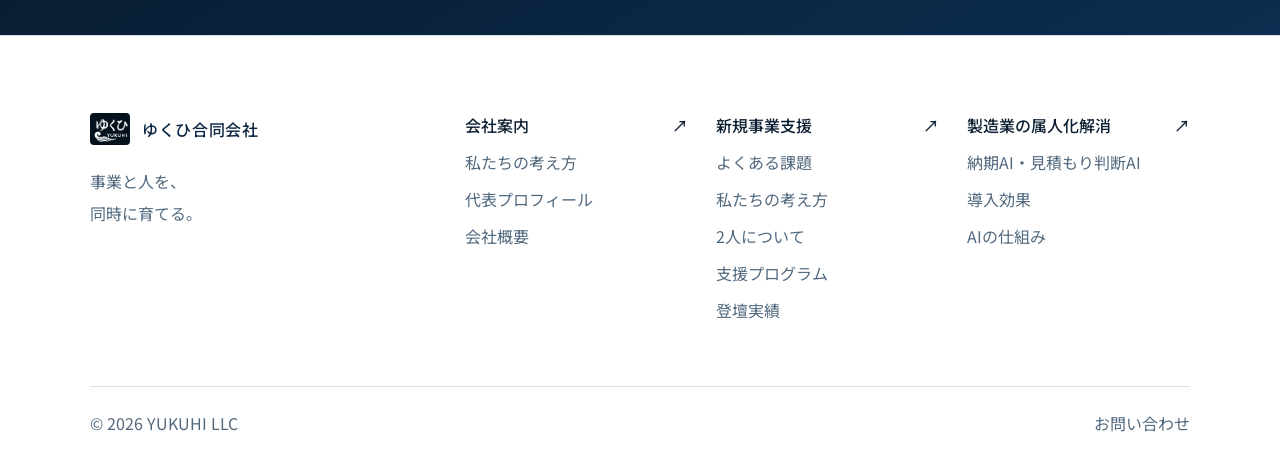
<file: new-business.html>
<!DOCTYPE html>
<html lang="ja">
<head>
  <meta charset="utf-8">
  <meta name="viewport" content="width=device-width, initial-scale=1">
  <meta name="description" content="新規事業の実践を通じて、製造業の次世代事業リーダーを育成します。社内ベンチャー制度の設計者と、事業化・分社化を経験した実践者が、組織・チーム・リーダー個人を支援します。">
  <title>次世代リーダー育成・新規事業支援 | ゆくひ合同会社</title>
  <link rel="preconnect" href="https://fonts.googleapis.com">
  <link rel="preconnect" href="https://fonts.gstatic.com" crossorigin>
  <link href="https://fonts.googleapis.com/css2?family=Noto+Sans+JP:wght@400;500;700&family=Noto+Serif+JP:wght@400;500;600&display=swap" rel="stylesheet">
  <style>
:root {
  --abyss: #04121f;
  --navy: #0a2540;
  --azure: #1f6feb;
  --sky: #6ea8fe;
  --mist: #eef3fa;
  --ink: #0d1f33;
  --muted: #52697f;
  --line: #d5e0ed;
  --white: #ffffff;
  --serif: "Noto Serif JP", "Yu Mincho", serif;
  --sans: "Noto Sans JP", -apple-system, "Segoe UI", sans-serif;
}

* { box-sizing: border-box; }
html { scroll-behavior: smooth; }
body {
  margin: 0;
  font-family: var(--sans);
  font-weight: 400;
  color: var(--ink);
  background: var(--white);
  -webkit-font-smoothing: antialiased;
}
a { color: inherit; text-decoration: none; }
h1, h2, h3 { font-family: var(--serif); font-weight: 500; margin: 0; }
p { margin: 0; }
dl, dd { margin: 0; }
img { max-width: 100%; }
:focus-visible { outline: 2px solid var(--sky); outline-offset: 3px; }

.nb-wrap { padding: 0 clamp(22px, 7vw, 112px); }
.nb-section { padding: clamp(84px, 11vw, 148px) 0; }

/* ── header ───────────────────────────────── */
.nb-header {
  position: sticky; top: 0; z-index: 50;
  height: 76px; display: flex; align-items: center; justify-content: space-between;
  gap: 20px; padding: 0 clamp(16px, 3.4vw, 40px);
  background: rgba(4,18,31,.86); backdrop-filter: blur(14px);
  border-bottom: 1px solid rgba(110,168,254,.16);
  color: var(--white);
}
.nb-logo { display: flex; align-items: center; gap: 12px; font-size: 16px; font-weight: 500; letter-spacing: .04em; }
.nb-logo img { height: 32px; width: auto; display: block; border-radius: 4px; }
.nb-nav { display: flex; gap: 24px; font-size: 16px; }
.nb-nav a { position: relative; padding: 6px 0; color: rgba(255,255,255,.74); transition: color .25s; }
.nb-nav a::after {
  content: ""; position: absolute; left: 0; bottom: 0; width: 0; height: 1px;
  background: var(--sky); transition: width .3s ease;
}
.nb-nav a:hover { color: var(--white); }
.nb-nav a:hover::after { width: 100%; }
.nb-header-cta {
  display: flex; align-items: center; gap: 16px;
  padding: 9px 16px; border: 1px solid rgba(110,168,254,.34);
  font-size: 16px; line-height: 1.5; transition: border-color .25s, background .25s;
}
.nb-header-cta:hover { border-color: var(--sky); background: rgba(31,111,235,.14); }
.nb-header-cta small { display: block; font-size: 16px; color: var(--sky); letter-spacing: .06em; }

/* ── hero ─────────────────────────────────── */
.nb-hero {
  position: relative; overflow: hidden; color: var(--white);
  background:
    radial-gradient(58% 74% at 12% 8%, rgba(31,111,235,.42), transparent 62%),
    radial-gradient(46% 62% at 88% 82%, rgba(110,168,254,.20), transparent 66%),
    linear-gradient(158deg, var(--abyss) 0%, #0a2540 52%, #0f3157 100%);
}
.nb-hero::before {
  content: ""; position: absolute; inset: 0;
  background-image: linear-gradient(rgba(110,168,254,.055) 1px, transparent 1px);
  background-size: 100% 82px; pointer-events: none;
}
.nb-hero-inner {
  position: relative; display: grid; grid-template-columns: 1.12fr .88fr;
  gap: clamp(48px, 7vw, 100px); align-items: center;
  padding-top: clamp(80px, 10vw, 124px); padding-bottom: clamp(80px, 10vw, 124px);
}
.nb-hero h1 { font-size: clamp(38px, 5.2vw,70px); line-height: 1.38; letter-spacing: .01em; font-weight: 600; }
.nb-hero h1 em { font-style: normal; color: var(--sky); }
.nb-hero-lead { margin-top: 32px; max-width: 32em; font-size: clamp(16px, 1.25vw,17px); line-height: 2.1; color: rgba(255,255,255,.76); }
.nb-hero-pillars {
  margin-top: 30px; padding-left: 22px; border-left: 2px solid rgba(110,168,254,.5);
  display: grid; gap: 9px; font-size: 16px; line-height: 1.85; color: rgba(255,255,255,.86);
}
.nb-hero-actions { margin-top: 44px; display: flex; align-items: center; gap: 26px; flex-wrap: wrap; }
.nb-btn {
  display: inline-flex; align-items: center; justify-content: space-between; gap: 36px;
  min-width: 300px; padding: 19px 24px;
  background: var(--azure); color: var(--white);
  font-size: 16px; font-weight: 500; letter-spacing: .03em;
  box-shadow: 0 16px 36px -14px rgba(31,111,235,.85);
  transition: transform .25s cubic-bezier(.2,.7,.3,1), box-shadow .25s, background .25s;
}
.nb-btn:hover { transform: translateY(-2px); background: #2f7ef5; box-shadow: 0 22px 44px -14px rgba(31,111,235,.95); }
.nb-btn span { font-size: 16px; }
.nb-partner { font-size: 16px; letter-spacing: .05em; color: rgba(255,255,255,.55); }
.nb-partner b { font-weight: 500; color: rgba(255,255,255,.88); }

.nb-path { position: relative; padding-left: 30px; }
.nb-path::before {
  content: ""; position: absolute; left: 5px; top: 16px; bottom: 44px; width: 1px;
  background: linear-gradient(180deg, rgba(110,168,254,.18), var(--sky));
}
.nb-path-step {
  position: relative; padding: 21px 26px; margin-bottom: 13px;
  background: rgba(255,255,255,.045); border: 1px solid rgba(110,168,254,.18);
  backdrop-filter: blur(6px);
  transition: transform .3s cubic-bezier(.2,.7,.3,1), border-color .3s, background .3s;
}
.nb-path-step:hover { transform: translateX(6px); border-color: rgba(110,168,254,.44); background: rgba(255,255,255,.075); }
.nb-path-step::before {
  content: ""; position: absolute; left: -30px; top: 25px;
  width: 11px; height: 11px; border-radius: 50%;
  background: var(--abyss); border: 1px solid var(--sky);
}
.nb-path-step h3 { font-size: 19px; letter-spacing: .03em; }
.nb-path-step.is-goal {
  background: linear-gradient(120deg, rgba(31,111,235,.92), rgba(15,49,87,.92));
  border-color: transparent; margin-bottom: 0;
  box-shadow: 0 18px 44px -18px rgba(31,111,235,.9);
}
.nb-path-step.is-goal::before { background: var(--sky); border-color: var(--sky); }
.nb-path-note { margin-top: 20px; padding-left: 30px; font-size: 16px; letter-spacing: .06em; color: rgba(110,168,254,.78); }

/* ── section heads ────────────────────────── */
.nb-head { display: grid; grid-template-columns: .78fr 1.22fr; gap: clamp(32px, 6vw, 96px); align-items: start; }
.nb-kicker { display: flex; align-items: center; gap: 12px; font-size: 16px; font-weight: 500; letter-spacing: .1em; color: var(--azure); }
.nb-kicker::before { content: ""; width: 26px; height: 1px; background: currentColor; }
.nb-h2 { font-size: clamp(29px, 3.4vw,48px); line-height: 1.5; letter-spacing: .01em; }
.nb-head-note { margin-top: 26px; font-size: 16px; line-height: 2.1; color: var(--muted); max-width: 42em; }
.nb-dark .nb-kicker { color: var(--sky); }
.nb-dark .nb-head-note { color: rgba(255,255,255,.72); }

/* ── problems ─────────────────────────────── */
.nb-problems { background: var(--mist); }
.nb-problem-grid {
  margin-top: clamp(48px, 6vw, 76px);
  display: grid; grid-template-columns: repeat(3, 1fr); gap: 1px;
  background: var(--line); border: 1px solid var(--line);
}
.nb-problem-card { padding: clamp(28px, 3vw, 42px); background: var(--white); transition: background .3s, transform .3s cubic-bezier(.2,.7,.3,1); }
.nb-problem-card:hover { background: #f8fbff; transform: translateY(-3px); }
.nb-problem-card svg { color: var(--azure); }
.nb-problem-card h3 { margin-top: 24px; font-size: 20px; line-height: 1.6; }
.nb-problem-card p { margin-top: 16px; font-size: 16px; line-height: 2; color: var(--muted); }

/* ── approach ─────────────────────────────── */
.nb-approach-lead {
  margin-top: clamp(44px, 5vw, 68px); margin-left: auto; max-width: 1060px;
  font-family: var(--serif); font-size: clamp(19px, 2vw,26px); line-height: 2; color: var(--navy);
  padding-left: clamp(0px, 2vw, 26px); border-left: 2px solid var(--azure);
}
.nb-approach-body { margin: 34px 0 0 auto; max-width: 1060px; display: grid; gap: 22px; font-size: 16px; line-height: 2.1; color: var(--muted); }

/* ── partnership ──────────────────────────── */
.nb-dark { position: relative; overflow: hidden; color: var(--white); background: var(--navy); }
.nb-dark::before {
  content: ""; position: absolute; inset: 0;
  background: radial-gradient(52% 58% at 50% 0%, rgba(31,111,235,.30), transparent 68%);
  pointer-events: none;
}
.nb-dark > * { position: relative; }

.nb-converge { margin-top: clamp(52px, 6vw, 82px); }
.nb-converge-tracks { display: grid; grid-template-columns: 1fr 1fr; gap: clamp(24px, 4vw, 64px); }
.nb-track {
  padding: clamp(28px, 3vw, 40px);
  border: 1px solid rgba(110,168,254,.22); background: rgba(255,255,255,.04); backdrop-filter: blur(6px);
  transition: border-color .3s, background .3s, transform .3s cubic-bezier(.2,.7,.3,1);
}
.nb-track:hover { border-color: rgba(110,168,254,.5); background: rgba(255,255,255,.07); transform: translateY(-4px); }
.nb-track-role { font-size: 18px; font-weight: 500; color: var(--sky); letter-spacing: .02em; }
.nb-track h3 { margin-top: 22px; font-size: clamp(24px, 2.4vw,30px); line-height: 1.5; }
.nb-track-org { margin-top: 10px; font-size: 16px; letter-spacing: .04em; color: rgba(255,255,255,.6); }
.nb-track p { margin-top: 22px; font-size: 16px; line-height: 2.05; color: rgba(255,255,255,.74); }

.nb-converge-link { display: block; width: 100%; height: 84px; }
.nb-converge-link path { stroke: rgba(110,168,254,.55); stroke-width: 1.25; fill: none; }
.nb-converge-link circle { fill: var(--sky); stroke: none; }
.nb-converge-stack { display: none; }

.nb-outcome {
  max-width: 760px; margin: 0 auto; padding: clamp(30px, 3.4vw, 44px); text-align: center;
  background: linear-gradient(125deg, rgba(31,111,235,.94), rgba(10,37,64,.94));
  box-shadow: 0 30px 70px -30px rgba(31,111,235,.9);
}
.nb-outcome-label { font-size: 16px; letter-spacing: .14em; color: rgba(255,255,255,.72); }
.nb-outcome h3 { margin-top: 14px; font-size: clamp(26px, 3vw,38px); letter-spacing: .02em; }
.nb-outcome p { margin-top: 16px; font-size: 16px; line-height: 2; color: rgba(255,255,255,.8); }
.nb-outcome-steps {
  margin-top: 28px; padding-top: 24px; border-top: 1px solid rgba(255,255,255,.2);
  display: flex; align-items: center; justify-content: center; gap: 14px; flex-wrap: wrap; font-size: 16px;
}
.nb-outcome-steps i { font-style: normal; color: rgba(255,255,255,.5); }

/* ── programs ─────────────────────────────── */
.nb-programs { background: var(--white); }

.nb-entry {
  margin-top: clamp(48px, 6vw, 76px); padding: clamp(32px, 4vw, 56px);
  color: var(--white); position: relative; overflow: hidden;
  background:
    radial-gradient(60% 90% at 8% 0%, rgba(31,111,235,.55), transparent 62%),
    linear-gradient(140deg, var(--abyss), #103257);
  box-shadow: 0 34px 76px -34px rgba(10,37,64,.75);
}
.nb-entry-tag {
  display: inline-block; padding: 7px 14px; margin-bottom: 24px;
  font-size: 16px; font-weight: 500; letter-spacing: .08em;
  color: var(--sky); border: 1px solid rgba(110,168,254,.45);
}
.nb-entry h3 { font-size: clamp(25px, 3vw,38px); line-height: 1.5; }
.nb-entry > p { margin-top: 22px; max-width: 46em; font-size: 16px; line-height: 2.1; color: rgba(255,255,255,.78); }
.nb-entry-meta {
  margin-top: 38px; padding-top: 32px; border-top: 1px solid rgba(110,168,254,.28);
  display: grid; grid-template-columns: 1fr 1fr; gap: 26px clamp(30px, 5vw, 70px);
}
.nb-entry-meta dt { font-size: 16px; letter-spacing: .1em; color: var(--sky); }
.nb-entry-meta dd { margin-top: 9px; font-size: 16px; line-height: 1.9; color: rgba(255,255,255,.9); }

.nb-flow { display: grid; justify-items: center; }
.nb-flow-stem { width: 1px; height: 40px; background: linear-gradient(180deg, rgba(31,111,235,.25), var(--azure)); }
.nb-flow-node {
  padding: 11px 26px; font-size: 16px; font-weight: 500; letter-spacing: .04em;
  color: var(--navy); background: var(--mist); border: 1px solid var(--azure);
}
.nb-flow-caption { margin-top: 18px; font-size: 16px; letter-spacing: .03em; color: var(--muted); text-align: center; }
.nb-flow-fan { display: block; width: 100%; height: 74px; margin-top: 14px; }
.nb-flow-fan path { stroke: rgba(31,111,235,.45); stroke-width: 1.25; fill: none; }
.nb-flow-stack { display: none; }

.nb-support-grid { display: grid; grid-template-columns: repeat(3, 1fr); gap: clamp(18px, 2.4vw, 30px); }
.nb-support {
  display: flex; flex-direction: column; padding: clamp(26px, 2.8vw, 38px);
  border: 1px solid var(--line); background: var(--white);
  transition: border-color .3s, box-shadow .3s, transform .3s cubic-bezier(.2,.7,.3,1);
}
.nb-support:hover { border-color: var(--azure); box-shadow: 0 22px 50px -30px rgba(10,37,64,.5); transform: translateY(-4px); }
.nb-support-for { font-size: 18px; font-weight: 500; color: var(--azure); letter-spacing: .02em; }
.nb-support h3 { margin-top: 14px; font-size: clamp(19px, 1.7vw,22px); line-height: 1.6; }
.nb-support > p { margin-top: 18px; font-size: 16px; line-height: 2; color: var(--muted); }
.nb-support-meta { margin-top: 24px; padding-top: 20px; border-top: 1px solid var(--line); display: grid; gap: 14px; }
.nb-support-meta dt { font-size: 16px; letter-spacing: .09em; color: var(--muted); }
.nb-support-meta dd { margin-top: 5px; font-size: 16px; line-height: 1.8; color: var(--navy); font-weight: 500; }
.nb-tags { margin-top: 24px; padding-top: 4px; display: flex; gap: 8px; flex-wrap: wrap; }
.nb-tag { padding: 7px 13px; font-size: 16px; letter-spacing: .03em; color: var(--navy); background: var(--mist); border: 1px solid var(--line); }

.nb-audience {
  margin-top: clamp(48px, 5vw, 72px); padding: clamp(26px, 3vw, 38px);
  border: 1px solid var(--line); background: var(--mist);
  display: grid; grid-template-columns: .8fr 2.2fr; gap: clamp(20px, 4vw, 56px); align-items: center;
}
.nb-audience h3 { font-size: 19px; line-height: 1.6; }
.nb-audience ul { margin: 0; padding: 0; list-style: none; display: grid; grid-template-columns: repeat(2, 1fr); gap: 12px 30px; }
.nb-audience li { position: relative; padding-left: 20px; font-size: 16px; line-height: 1.8; color: var(--navy); }
.nb-audience li::before { content: ""; position: absolute; left: 0; top: 11px; width: 9px; height: 1px; background: var(--azure); }

/* ── talks ────────────────────────────────── */
.nb-talks { background: var(--mist); }
.nb-talk-grid {
  margin-top: clamp(44px, 5vw, 68px);
  display: grid; grid-template-columns: repeat(5, 1fr); gap: 1px;
  background: var(--line); border: 1px solid var(--line);
}
.nb-talk-grid div {
  min-height: 116px; padding: 18px 12px; background: var(--white);
  display: flex; flex-direction: column; align-items: center; justify-content: center; gap: 12px;
  text-align: center; font-size: 16px; font-weight: 500; color: var(--navy);
  transition: background .3s, color .3s;
}
.nb-talk-grid div:hover { background: var(--azure); color: var(--white); }
.nb-talk-grid svg { color: var(--azure); transition: color .3s; }
.nb-talk-grid div:hover svg { color: var(--white); }

/* ── cta ──────────────────────────────────── */
.nb-cta {
  position: relative; overflow: hidden; text-align: center; color: var(--white);
  padding: clamp(88px, 11vw, 140px) clamp(22px, 7vw, 112px);
  background:
    radial-gradient(50% 70% at 50% 0%, rgba(31,111,235,.5), transparent 66%),
    linear-gradient(150deg, var(--abyss), #0d2e50);
}
.nb-cta h2 { font-size: clamp(28px, 3.4vw,46px); line-height: 1.55; }
.nb-cta p { margin: 26px auto 40px; max-width: 38em; font-size: 16px; line-height: 2.1; color: rgba(255,255,255,.76); }
.nb-cta .nb-btn { background: var(--white); color: var(--navy); box-shadow: 0 18px 44px -18px rgba(0,0,0,.6); }
.nb-cta .nb-btn:hover { background: #eaf2ff; }

/* ── footer ───────────────────────────────── */
.nb-footer { padding: clamp(56px, 6vw, 84px) clamp(22px, 7vw, 112px) 40px; background: var(--white); border-top: 1px solid var(--line); }
.nb-footer-main { display: grid; grid-template-columns: .9fr 2.1fr; gap: clamp(36px, 5vw, 80px); }
.nb-footer-brand .nb-logo { color: var(--navy); }
.nb-footer-brand p { margin-top: 20px; font-size: 16px; line-height: 2; color: var(--muted); }
.nb-footer-nav { display: grid; grid-template-columns: repeat(3, 1fr); gap: 28px; }
.nb-footer-nav div { display: flex; flex-direction: column; gap: 13px; font-size: 16px; color: var(--muted); }
.nb-footer-heading { font-weight: 500; color: var(--ink); display: flex; justify-content: space-between; }
.nb-footer-nav a:hover { color: var(--azure); }
.nb-footer-bottom {
  margin-top: clamp(40px, 5vw, 64px); padding-top: 24px; border-top: 1px solid var(--line);
  display: flex; align-items: center; justify-content: space-between; gap: 20px;
  font-size: 16px; color: var(--muted);
}
.nb-footer-bottom a:hover { color: var(--azure); }

/* ── responsive ───────────────────────────── */
@media (max-width: 1180px) {
  .nb-nav { gap: 18px; font-size: 16px; }
}
@media (max-width: 1024px) {
  .nb-support-grid { grid-template-columns: 1fr; }
  .nb-flow-fan { display: none; }
  .nb-flow-stack { display: block; width: 1px; height: 46px; margin: 16px auto 0; background: linear-gradient(180deg, var(--azure), rgba(31,111,235,.25)); }
}
@media (max-width: 1080px) {
  .nb-hero-inner { grid-template-columns: 1fr; gap: 60px; }
  .nb-head { grid-template-columns: 1fr; gap: 26px; }
  .nb-approach-lead, .nb-approach-body { margin-left: 0; }
  .nb-audience { grid-template-columns: 1fr; }
}
@media (max-width: 900px) {
  .nb-nav { display: none; }
  .nb-header-cta { max-width: 46vw; }
  .nb-problem-grid { grid-template-columns: 1fr; }
  .nb-converge-tracks { grid-template-columns: 1fr; gap: 18px; }
  .nb-converge-link { display: none; }
  .nb-converge-stack { display: block; width: 1px; height: 52px; margin: 4px auto; background: linear-gradient(180deg, rgba(110,168,254,.2), var(--sky)); }
  .nb-entry-meta { grid-template-columns: 1fr; }
  .nb-talk-grid { grid-template-columns: repeat(2, 1fr); }
  .nb-footer-main { grid-template-columns: 1fr; }
  .nb-footer-nav { grid-template-columns: 1fr; gap: 24px; }
}
@media (max-width: 600px) {
  .nb-header { height: 66px; }
  .nb-logo span { display: none; }
  .nb-header-cta { gap: 10px; padding: 8px 12px; }
  .nb-header-cta small { display: none; }
  .nb-btn { min-width: 100%; gap: 20px; }
  .nb-audience ul { grid-template-columns: 1fr; }
  .nb-footer-bottom { flex-direction: column; align-items: flex-start; }
}
@media (prefers-reduced-motion: reduce) {
  * { animation: none !important; transition: none !important; scroll-behavior: auto !important; }
}
  
body small { font-size: 16px; }
</style>
</head>
<body>

<header class="nb-header">
  <a class="nb-logo" href="index.html" aria-label="ゆくひ合同会社 トップ">
    <img src="logo.jpg" alt="">
    <span>ゆくひ合同会社</span>
  </a>
  <nav class="nb-nav" aria-label="メインナビゲーション">
    <a href="#problem">よくある課題</a>
    <a href="#approach">私たちの考え方</a>
    <a href="#partnership">2人について</a>
    <a href="#programs">支援プログラム</a>
    <a href="#talks">登壇実績</a>
  </nav>
  <a class="nb-header-cta" href="nouki-ai.html">
    <span><small>属人化した納期・見積もり判断を仕組みに</small>納期AIはこちら</span>
    <span aria-hidden="true">↗</span>
  </a>
</header>

<main>

  <!-- HERO -->
  <section class="nb-hero" aria-labelledby="hero-title">
    <div class="nb-wrap nb-hero-inner">
      <div>
        <h1 id="hero-title">事業をつくる経験が、<br><em>次のリーダーをつくる。</em></h1>
        <p class="nb-hero-lead">
          製造業の技術者・管理職を、自ら顧客に向き合い、周囲を巻き込み、事業を動かせる人材へ。
          社内ベンチャー制度の設計者と、事業化・分社化を経験した実践者が伴走します。
        </p>
        <div class="nb-hero-pillars">
          <p>組織には、挑戦が生まれる仕組みを。</p>
          <p>チームには、実践を通じた成長を。</p>
          <p>リーダーには、事業を前に進める伴走を。</p>
        </div>
        <div class="nb-hero-actions">
          <a class="nb-btn" href="https://docs.google.com/forms/d/e/1FAIpQLScLbG5qD7wTBJntIeyR8NH2iJitugVgDQIYSMOuSAIQ6_lTxw/viewform" target="_blank" rel="noreferrer">
            講演・ワークショップについて相談する <span aria-hidden="true">↗</span>
          </a>
          <p class="nb-partner"><b>ゆくひ合同会社</b> × <b>株式会社Nuevo Lab</b></p>
        </div>
      </div>

      <div class="nb-path" aria-label="育成で身につく実践のプロセス">
        <article class="nb-path-step"><h3>課題を見つける</h3></article>
        <article class="nb-path-step"><h3>顧客に向き合う</h3></article>
        <article class="nb-path-step"><h3>周囲を巻き込む</h3></article>
        <article class="nb-path-step is-goal"><h3>事業を動かす</h3></article>
        <p class="nb-path-note">新規事業の実践を通じて、次世代リーダーを育てます</p>
      </div>
    </div>
  </section>

  <!-- PROBLEM -->
  <section class="nb-section nb-problems" id="problem" aria-labelledby="problem-title">
    <div class="nb-wrap">
      <div class="nb-head">
        <p class="nb-kicker">よくある課題</p>
        <div>
          <h2 class="nb-h2" id="problem-title">次世代リーダー育成が、<br>研修だけで終わっていませんか。</h2>
          <p class="nb-head-note">
            知識を学ぶだけでは、正解のない状況で意思決定し、周囲を巻き込み、事業を動かせる人材は育ちません。
            新規事業という実践の場を使い、学びを行動に変えることが必要です。
          </p>
        </div>
      </div>

      <div class="nb-problem-grid">
        <article class="nb-problem-card">
          <svg width="30" height="30" viewBox="0 0 24 24" fill="none" stroke="currentColor" stroke-width="1.4" stroke-linecap="round" stroke-linejoin="round" aria-hidden="true"><path d="M4 5h11a3 3 0 0 1 3 3v11H7a3 3 0 0 1-3-3V5z"/><line x1="8" y1="9" x2="14" y2="9"/><line x1="8" y1="13" x2="14" y2="13"/></svg>
          <h3>研修が行動に変わらない</h3>
          <p>研修の満足度は高くても、現場に戻ると従来の業務に埋もれ、実際の挑戦につながらない。</p>
        </article>
        <article class="nb-problem-card">
          <svg width="30" height="30" viewBox="0 0 24 24" fill="none" stroke="currentColor" stroke-width="1.4" stroke-linecap="round" stroke-linejoin="round" aria-hidden="true"><path d="M12 3v3"/><path d="M12 18v3"/><path d="M4.6 7.5l2.6 1.5"/><path d="M16.8 15l2.6 1.5"/><path d="M4.6 16.5l2.6-1.5"/><path d="M16.8 9l2.6-1.5"/><circle cx="12" cy="12" r="3.2"/></svg>
          <h3>正解のないテーマを任せられない</h3>
          <p>既存業務では優秀でも、答えのない課題を自ら見つけ、判断し、前に進める人材が育っていない。</p>
        </article>
        <article class="nb-problem-card">
          <svg width="30" height="30" viewBox="0 0 24 24" fill="none" stroke="currentColor" stroke-width="1.4" stroke-linecap="round" stroke-linejoin="round" aria-hidden="true"><circle cx="12" cy="8" r="3.4"/><path d="M5 20c1.2-4 4-6 7-6s5.8 2 7 6"/></svg>
          <h3>新規事業を動かす担い手がいない</h3>
          <p>制度やアイデア募集はあるものの、顧客に会い、社内を巻き込み、事業化まで進めるリーダーが不足している。</p>
        </article>
      </div>
    </div>
  </section>

  <!-- APPROACH -->
  <section class="nb-section" id="approach" aria-labelledby="approach-title">
    <div class="nb-wrap">
      <div class="nb-head">
        <p class="nb-kicker">私たちの考え方</p>
        <div>
          <h2 class="nb-h2" id="approach-title">新規事業は、<br>次世代リーダーを育てる実践機会です。</h2>
        </div>
      </div>

      <p class="nb-approach-lead">
        顧客に会う。仮説を修正する。周囲を巻き込む。経営に提案する。正解のない状況で意思決定する。
      </p>
      <div class="nb-approach-body">
        <p>新規事業には、これからのリーダーに必要な経験が凝縮されています。私たちは、架空のケースではなく、自社の実テーマに取り組む過程を人材育成の場に変えます。</p>
        <p>事業だけをつくって人が育たない。人だけを育てて事業が動かない。その分断をなくし、事業と人を同時に育てます。</p>
      </div>
    </div>
  </section>

  <!-- PARTNERSHIP -->
  <section class="nb-section nb-dark" id="partnership" aria-labelledby="partnership-title">
    <div class="nb-wrap">
      <div class="nb-head">
        <p class="nb-kicker">2人について</p>
        <div>
          <h2 class="nb-h2" id="partnership-title">制度をつくった人と、<br>事業をつくった人。</h2>
          <p class="nb-head-note">
            新規事業の支援者は、たいていどちらか一方です。私たちは、社内ベンチャー制度を設計した側と、
            その制度から実際に事業を立ち上げて売却まで持っていった側が、同じチームで伴走します。
          </p>
        </div>
      </div>

      <div class="nb-converge">
        <div class="nb-converge-tracks">
          <article class="nb-track">
            <p class="nb-track-role">制度・人材・組織</p>
            <h3>寺澤 のぞみ</h3>
            <p class="nb-track-org">株式会社Nuevo Lab 代表取締役 ／ 新規事業・人材組織開発コンサルタント</p>
            <p>事業家を育てる社内ベンチャープログラムの実務リーダーとして、設計と伴走を担当。挑戦を続ける推進者と、自律的に動くチームを育てます。</p>
          </article>
          <article class="nb-track">
            <p class="nb-track-role">事業・顧客・意思決定</p>
            <h3>長谷川 祐貴</h3>
            <p class="nb-track-org">ゆくひ合同会社 代表 ／ 新規事業実践家・中小企業診断士</p>
            <p>製造業28年。そのプログラムから「Sharing FACTORY」を立ち上げ、経営・顧客開拓・分社化、そして売却までを自ら担いました。</p>
          </article>
        </div>

        <svg class="nb-converge-link" viewBox="0 0 1200 84" preserveAspectRatio="none" aria-hidden="true">
          <path vector-effect="non-scaling-stroke" d="M300 0 V34 Q300 50 320 50 H600"/>
          <path vector-effect="non-scaling-stroke" d="M900 0 V34 Q900 50 880 50 H600"/>
          <path vector-effect="non-scaling-stroke" d="M600 50 V84"/>
          <circle cx="600" cy="50" r="4"/>
        </svg>
        <div class="nb-converge-stack" aria-hidden="true"></div>

        <div class="nb-outcome">
          <p class="nb-outcome-label">制度と実践から生まれた事業</p>
          <h3>Sharing FACTORY</h3>
          <p>日本特殊陶業（現Niterra）初の社内ベンチャー。社内ベンチャー制度の設計から、事業の立ち上げ、顧客開拓、分社化・売却まで。私たちは、制度と事業の両側から新規事業の現実を経験しています。</p>
          <p class="nb-outcome-steps">立ち上げ <i>→</i> 事業化 <i>→</i> 分社化 <i>→</i> 売却</p>
        </div>
      </div>
    </div>
  </section>

  <!-- PROGRAMS -->
  <section class="nb-section nb-programs" id="programs" aria-labelledby="programs-title">
    <div class="nb-wrap">
      <div class="nb-head">
        <p class="nb-kicker">支援プログラム</p>
        <div>
          <h2 class="nb-h2" id="programs-title">課題に合わせて、<br>組織・チーム・リーダーを支援します。</h2>
          <p class="nb-head-note">
            まずは講演とワークショップを通じて、自社の新規事業と人材育成がどこで止まっているのかを明らかにします。
            その結果をもとに、必要な支援を設計します。
          </p>
        </div>
      </div>

      <article class="nb-entry" aria-labelledby="entry-title">
        <p class="nb-entry-tag">最初のご依頼はこちらから</p>
        <h3 id="entry-title">講演・課題発見ワークショップ</h3>
        <p>社内ベンチャーの制度設計と、事業化・分社化を経験した2人の実体験から学び、自社の新規事業が進まない理由と、育成すべき次世代リーダー像を明らかにします。</p>
        <dl class="nb-entry-meta">
          <div><dt>対象</dt><dd>経営層、人事・人材開発、経営企画、新規事業部門</dd></div>
          <div><dt>形式</dt><dd>講演＋ワークショップ</dd></div>
          <div><dt>標準時間</dt><dd>半日</dd></div>
          <div><dt>成果</dt><dd>停滞要因、育成人材像、次に必要な取り組みの整理</dd></div>
        </dl>
      </article>

      <div class="nb-flow">
        <div class="nb-flow-stem" aria-hidden="true"></div>
        <p class="nb-flow-node">課題を診断</p>
        <p class="nb-flow-caption">ワークショップで明らかになった課題に応じて、3つの支援へ</p>
        <svg class="nb-flow-fan" viewBox="0 0 1200 74" preserveAspectRatio="none" aria-hidden="true">
          <path vector-effect="non-scaling-stroke" d="M600 0 V26"/>
          <path vector-effect="non-scaling-stroke" d="M190 74 V44 Q190 26 206 26 H994 Q1010 26 1010 44 V74"/>
          <path vector-effect="non-scaling-stroke" d="M600 26 V74"/>
        </svg>
        <div class="nb-flow-stack" aria-hidden="true"></div>
      </div>

      <div class="nb-support-grid">
        <article class="nb-support">
          <p class="nb-support-for">組織</p>
          <h3>社内起業家・次世代リーダー育成の仕組み構築</h3>
          <p>挑戦する人材が継続的に生まれ、育つ制度と環境を設計します。対象者の選抜、育成プログラム、評価方法、上司・経営層の関わり方まで支援します。</p>
          <dl class="nb-support-meta">
            <div><dt>主担当</dt><dd>株式会社Nuevo Lab</dd></div>
            <div><dt>対象</dt><dd>人事・人材開発、経営企画</dd></div>
          </dl>
          <div class="nb-tags">
            <span class="nb-tag">制度設計</span>
            <span class="nb-tag">人材要件</span>
            <span class="nb-tag">選抜・評価</span>
            <span class="nb-tag">組織開発</span>
          </div>
        </article>

        <article class="nb-support">
          <p class="nb-support-for">チーム</p>
          <h3>次世代事業リーダー育成プログラム</h3>
          <p>自社の実テーマを使い、顧客インタビュー、仮説検証、社内提案までを3〜6か月かけて実践します。知識を学ぶだけでなく、実際に行動し、事業と人を同時に育てます。</p>
          <dl class="nb-support-meta">
            <div><dt>共同担当</dt><dd>ゆくひ合同会社 × 株式会社Nuevo Lab</dd></div>
            <div><dt>対象</dt><dd>次世代リーダー候補、新規事業チーム</dd></div>
          </dl>
          <div class="nb-tags">
            <span class="nb-tag">顧客インタビュー</span>
            <span class="nb-tag">仮説検証</span>
            <span class="nb-tag">チーム形成</span>
            <span class="nb-tag">経営提案</span>
          </div>
        </article>

        <article class="nb-support">
          <p class="nb-support-for">リーダー個人</p>
          <h3>新規事業リーダー個別メンタリング</h3>
          <p>すでに新規事業テーマを持つ責任者・プロジェクトリーダーに対して、顧客検証、社内合意、予算化、経営会議などの具体的な課題を整理し、次の行動と意思決定につなげます。</p>
          <dl class="nb-support-meta">
            <div><dt>主担当</dt><dd>ゆくひ合同会社 代表 長谷川 祐貴</dd></div>
            <div><dt>対象</dt><dd>新規事業責任者、プロジェクトリーダー</dd></div>
          </dl>
          <div class="nb-tags">
            <span class="nb-tag">90日間の検証計画</span>
            <span class="nb-tag">顧客提案レビュー</span>
            <span class="nb-tag">社内合意</span>
            <span class="nb-tag">意思決定支援</span>
          </div>
        </article>
      </div>

      <div class="nb-audience">
        <h3>このような部門の皆さまへ</h3>
        <ul>
          <li>人事・人材開発部門</li>
          <li>経営企画部門</li>
          <li>新規事業部門</li>
          <li>技術者・管理職の選抜育成を担当する部門</li>
        </ul>
      </div>
    </div>
  </section>

  <!-- TALKS -->
  <section class="nb-section nb-talks" id="talks" aria-labelledby="talks-title">
    <div class="nb-wrap">
      <div class="nb-head">
        <p class="nb-kicker">登壇実績</p>
        <div>
          <h2 class="nb-h2" id="talks-title">実践から得た知見を、<br>次の挑戦へ。</h2>
          <p class="nb-head-note">製造業・研究機関・大手企業にて、新規事業創出と事業化をテーマに登壇しています。</p>
        </div>
      </div>
      <div class="nb-talk-grid">
        <div><svg width="19" height="19" viewBox="0 0 24 24" fill="none" stroke="currentColor" stroke-width="1.5" stroke-linecap="round" stroke-linejoin="round" aria-hidden="true"><path d="M8 4v9a4 4 0 0 0 8 0V4"/><line x1="12" y1="17" x2="12" y2="21"/><line x1="8" y1="21" x2="16" y2="21"/></svg>ノリタケ</div>
        <div><svg width="19" height="19" viewBox="0 0 24 24" fill="none" stroke="currentColor" stroke-width="1.5" stroke-linecap="round" stroke-linejoin="round" aria-hidden="true"><path d="M8 4v9a4 4 0 0 0 8 0V4"/><line x1="12" y1="17" x2="12" y2="21"/><line x1="8" y1="21" x2="16" y2="21"/></svg>産業技術総合研究所</div>
        <div><svg width="19" height="19" viewBox="0 0 24 24" fill="none" stroke="currentColor" stroke-width="1.5" stroke-linecap="round" stroke-linejoin="round" aria-hidden="true"><path d="M8 4v9a4 4 0 0 0 8 0V4"/><line x1="12" y1="17" x2="12" y2="21"/><line x1="8" y1="21" x2="16" y2="21"/></svg>日本ガイシ</div>
        <div><svg width="19" height="19" viewBox="0 0 24 24" fill="none" stroke="currentColor" stroke-width="1.5" stroke-linecap="round" stroke-linejoin="round" aria-hidden="true"><path d="M8 4v9a4 4 0 0 0 8 0V4"/><line x1="12" y1="17" x2="12" y2="21"/><line x1="8" y1="21" x2="16" y2="21"/></svg>Niterra</div>
        <div><svg width="19" height="19" viewBox="0 0 24 24" fill="none" stroke="currentColor" stroke-width="1.5" stroke-linecap="round" stroke-linejoin="round" aria-hidden="true"><path d="M8 4v9a4 4 0 0 0 8 0V4"/><line x1="12" y1="17" x2="12" y2="21"/><line x1="8" y1="21" x2="16" y2="21"/></svg>豊田合成</div>
      </div>
    </div>
  </section>

  <!-- CTA -->
  <section class="nb-cta" id="contact" aria-labelledby="cta-title">
    <h2 id="cta-title">まずは、自社の課題を知ることから。</h2>
    <p>新規事業が進まない理由は、事業テーマ、組織の仕組み、人材の経験など、企業によって異なります。講演とワークショップを通じて、自社がどこで止まっているのかを一緒に整理します。</p>
    <a class="nb-btn" href="https://docs.google.com/forms/d/e/1FAIpQLScLbG5qD7wTBJntIeyR8NH2iJitugVgDQIYSMOuSAIQ6_lTxw/viewform" target="_blank" rel="noreferrer">
      講演・ワークショップについて相談する <span aria-hidden="true">↗</span>
    </a>
  </section>

</main>

<footer class="nb-footer">
  <div class="nb-footer-main">
    <div class="nb-footer-brand">
      <div class="nb-logo"><img src="logo.jpg" alt=""><span>ゆくひ合同会社</span></div>
      <p>事業と人を、<br>同時に育てる。</p>
    </div>
    <nav class="nb-footer-nav" aria-label="フッターナビゲーション">
      <div>
        <a class="nb-footer-heading" href="/">会社案内 <span aria-hidden="true">↗</span></a>
        <a href="index.html#message">私たちの考え方</a>
        <a href="index.html#profile">代表プロフィール</a>
        <a href="index.html#outline">会社概要</a>
      </div>
      <div>
        <a class="nb-footer-heading" href="#programs">新規事業支援 <span aria-hidden="true">↗</span></a>
        <a href="#problem">よくある課題</a>
        <a href="#approach">私たちの考え方</a>
        <a href="#partnership">2人について</a>
        <a href="#programs">支援プログラム</a>
        <a href="#talks">登壇実績</a>
      </div>
      <div>
        <a class="nb-footer-heading" href="nouki-ai.html">製造業の属人化解消 <span aria-hidden="true">↗</span></a>
        <a href="nouki-ai.html#features">納期AI・見積もり判断AI</a>
        <a href="nouki-ai.html#features">導入効果</a>
        <a href="nouki-ai.html#how">AIの仕組み</a>
      </div>
    </nav>
  </div>
  <div class="nb-footer-bottom">
    <small>© 2026 YUKUHI LLC</small>
    <a href="https://docs.google.com/forms/d/e/1FAIpQLScLbG5qD7wTBJntIeyR8NH2iJitugVgDQIYSMOuSAIQ6_lTxw/viewform" target="_blank" rel="noreferrer">お問い合わせ</a>
  </div>
</footer>

</body>
</html>
</file>
